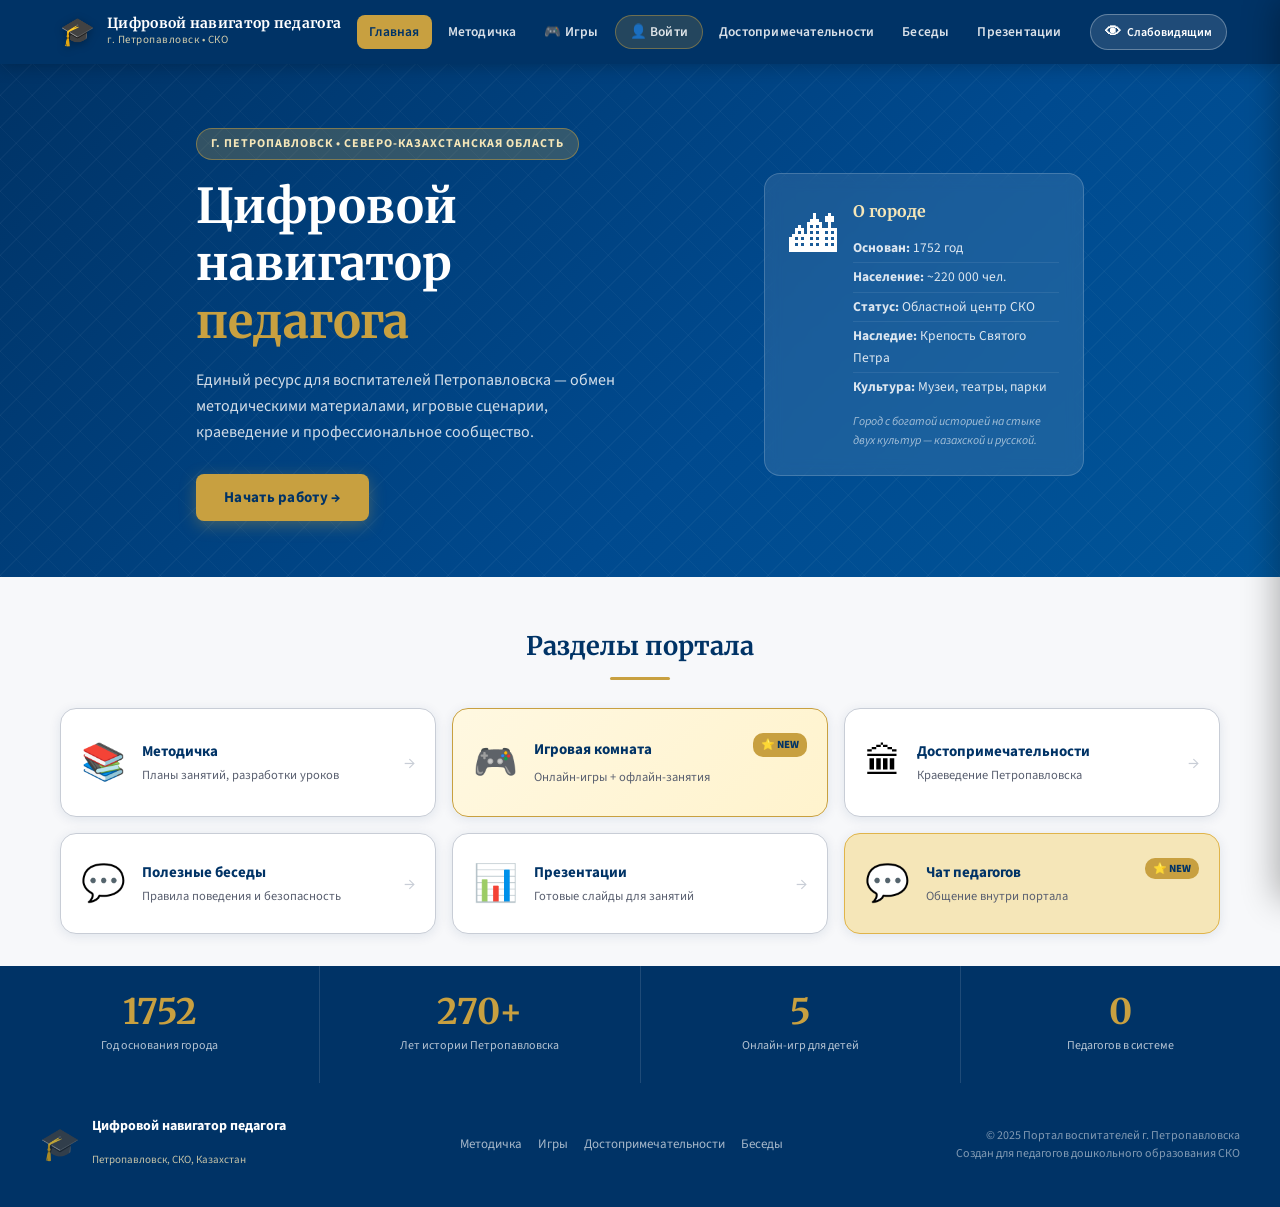
<file: index.html>
<!DOCTYPE html>
<html lang="ru">
<head>
  <meta charset="UTF-8" />
  <meta name="viewport" content="width=device-width, initial-scale=1.0" />
  <title>Цифровой навигатор педагога — Петропавловск</title>
  <link rel="stylesheet" href="style.css" />
  <link href="https://fonts.googleapis.com/css2?family=Merriweather:wght@400;700&family=Source+Sans+3:wght@300;400;600;700&display=swap" rel="stylesheet" />
</head>
<body>

<!-- ШАПКА -->
<header id="main-header">
  <div class="header-inner">
    <div class="logo-area">
      <div class="logo-emblem">🎓</div>
      <div class="logo-text">
        <span class="logo-title">Цифровой навигатор педагога</span>
        <span class="logo-subtitle">г. Петропавловск &bull; СКО</span>
      </div>
    </div>
    <nav id="desktop-nav">
      <a href="#" class="nav-link active" data-section="home">Главная</a>
      <a href="#" class="nav-link" data-section="metodichka">Методичка</a>
      <a href="games.html" class="nav-link">&#127918; Игры</a>
      <a href="auth.html" class="nav-link nav-auth">&#128100; Войти</a>
      <a href="#" class="nav-link" data-section="sights">Достопримечательности</a>
      <a href="#" class="nav-link" data-section="talks">Беседы</a>
      <a href="#" class="nav-link" data-section="presentations">Презентации</a>
    </nav>
    <div class="header-controls">
      <button id="accessibility-btn" title="Версия для слабовидящих" aria-label="Версия для слабовидящих">
        <span class="eye-icon">&#128065;</span>
        <span class="btn-label">Слабовидящим</span>
      </button>
      <button id="burger-btn" aria-label="Открыть меню" aria-expanded="false">
        <span></span><span></span><span></span>
      </button>
    </div>
  </div>
</header>

<!-- БОКОВОЕ МЕНЮ -->
<div id="sidebar-overlay"></div>
<aside id="sidebar">
  <div class="sidebar-header">
    <span>Навигация</span>
    <button id="close-sidebar" aria-label="Закрыть меню">&#10005;</button>
  </div>
  <nav class="sidebar-nav">
    <a href="#" class="sidebar-link" data-section="home">&#127968; Главная</a>
    <a href="#" class="sidebar-link" data-section="metodichka">&#128218; Методичка</a>
    <a href="games.html" class="sidebar-link">&#127918; Игровая комната &#11088;</a>
    <a href="#" class="sidebar-link" data-section="sights">&#127963; Достопримечательности</a>
    <a href="#" class="sidebar-link" data-section="talks">&#128172; Полезные беседы</a>
    <a href="#" class="sidebar-link" data-section="presentations">&#128202; Презентации</a>
    <a href="#" class="sidebar-link sidebar-chat" onclick="openInternalChat();return false;">&#128172; Чат педагогов</a>
  </nav>
  <div class="sidebar-footer">
    <small>&copy; 2025 Портал воспитателей<br>г. Петропавловск</small>
  </div>
</aside>

<!-- КНОПКА ВЕРНУТЬСЯ -->
<div id="back-btn-wrap">
  <button id="back-home-btn">&#8592; Вернуться на главную</button>
</div>

<!-- ОСНОВНОЙ КОНТЕНТ -->
<main id="main-content">

  <!-- ГЛАВНАЯ -->
  <section id="section-home" class="section active">
    <div class="hero-block">
      <div class="hero-bg-pattern"></div>
      <div class="hero-content">
        <div class="hero-badge">г. Петропавловск &bull; Северо-Казахстанская область</div>
        <h1 class="hero-title">Цифровой навигатор<br><em>педагога</em></h1>
        <p class="hero-desc">Единый ресурс для воспитателей Петропавловска — обмен методическими материалами, игровые сценарии, краеведение и профессиональное сообщество.</p>
        <button class="hero-cta" data-section="metodichka">Начать работу &#8594;</button>
      </div>
      <div class="hero-visual">
        <div class="city-card">
          <div class="city-card-icon">&#127961;</div>
          <div class="city-card-body">
            <h3>О городе</h3>
            <ul class="city-facts">
              <li><strong>Основан:</strong> 1752 год</li>
              <li><strong>Население:</strong> ~220 000 чел.</li>
              <li><strong>Статус:</strong> Областной центр СКО</li>
              <li><strong>Наследие:</strong> Крепость Святого Петра</li>
              <li><strong>Культура:</strong> Музеи, театры, парки</li>
            </ul>
            <p class="city-note">Город с богатой историей на стыке двух культур — казахской и русской.</p>
          </div>
        </div>
      </div>
    </div>

    <!-- ПЛИТКИ -->
    <div class="tiles-section">
      <h2 class="section-heading">Разделы портала</h2>
      <div class="tiles-grid">
        <button class="tile" data-section="metodichka">
          <div class="tile-icon">&#128218;</div>
          <div class="tile-body"><h3>Методичка</h3><p>Планы занятий, разработки уроков</p></div>
          <div class="tile-arrow">&#8594;</div>
        </button>
        <a href="games.html" class="tile tile-games-link">
          <div class="tile-icon">&#127918;</div>
          <div class="tile-body"><h3>Игровая комната</h3><p>Онлайн-игры + офлайн-занятия</p></div>
          <div class="tile-arrow tile-new-badge">&#11088; NEW</div>
        </a>
        <button class="tile" data-section="sights">
          <div class="tile-icon">&#127963;</div>
          <div class="tile-body"><h3>Достопримечательности</h3><p>Краеведение Петропавловска</p></div>
          <div class="tile-arrow">&#8594;</div>
        </button>
        <button class="tile" data-section="talks">
          <div class="tile-icon">&#128172;</div>
          <div class="tile-body"><h3>Полезные беседы</h3><p>Правила поведения и безопасность</p></div>
          <div class="tile-arrow">&#8594;</div>
        </button>
        <button class="tile" data-section="presentations">
          <div class="tile-icon">&#128202;</div>
          <div class="tile-body"><h3>Презентации</h3><p>Готовые слайды для занятий</p></div>
          <div class="tile-arrow">&#8594;</div>
        </button>
        <button class="tile tile-chat" onclick="openInternalChat()">
          <div class="tile-icon">&#128172;</div>
          <div class="tile-body"><h3>Чат педагогов</h3><p>Общение внутри портала</p></div>
          <div class="tile-arrow tile-new-badge">&#11088; NEW</div>
        </button>
      </div>
    </div>

    <!-- STATS -->
    <div class="stats-row">
      <div class="stat-item"><span class="stat-num">1752</span><span class="stat-label">Год основания города</span></div>
      <div class="stat-item"><span class="stat-num">270+</span><span class="stat-label">Лет истории Петропавловска</span></div>
      <div class="stat-item"><span class="stat-num">5</span><span class="stat-label">Онлайн-игр для детей</span></div>
      <div class="stat-item" id="stat-users"><span class="stat-num" id="stat-users-num">—</span><span class="stat-label">Педагогов в системе</span></div>
    </div>
  </section>

  <!-- МЕТОДИЧКА -->
  <section id="section-metodichka" class="section">
    <div class="page-header">
      <h2>&#128218; Методическая копилка</h2>
      <p>Разработки занятий, конспекты и дидактические материалы для воспитателей</p>
    </div>
    <div class="metodichka-list">
      <div class="doc-card">
        <div class="doc-icon">&#128196;</div>
        <div class="doc-info">
          <h3>Занятие «Мой любимый город»</h3>
          <p>Старший дошкольный возраст (5–6 лет). Знакомство с историей Петропавловска, развитие патриотизма.</p>
          <div class="doc-meta"><span class="tag">Краеведение</span><span class="tag">5–6 лет</span><span class="tag">45 мин</span></div>
        </div>
        <button class="download-btn" onclick="fakeDownload('Zanyatie_Moy_Gorod.pdf')">&#8681; Скачать</button>
      </div>
      <div class="doc-card">
        <div class="doc-icon">&#128196;</div>
        <div class="doc-info">
          <h3>Конспект «Времена года в степи»</h3>
          <p>Средняя группа (4–5 лет). Природоведение, казахстанская флора и фауна, сезонные изменения.</p>
          <div class="doc-meta"><span class="tag">Природоведение</span><span class="tag">4–5 лет</span><span class="tag">30 мин</span></div>
        </div>
        <button class="download-btn" onclick="fakeDownload('Vremena_Goda_Step.pdf')">&#8681; Скачать</button>
      </div>
      <div class="doc-card">
        <div class="doc-icon">&#128196;</div>
        <div class="doc-info">
          <h3>Методика «Казахские народные игры»</h3>
          <p>Все возрастные группы. Описание и правила 8 традиционных игр народов Казахстана.</p>
          <div class="doc-meta"><span class="tag">Традиции</span><span class="tag">Все группы</span><span class="tag">Игровая</span></div>
        </div>
        <button class="download-btn" onclick="fakeDownload('Kazakh_Narodnye_Igry.pdf')">&#8681; Скачать</button>
      </div>
      <div class="doc-card">
        <div class="doc-icon">&#128196;</div>
        <div class="doc-info">
          <h3>Занятие «Правила дорожного движения»</h3>
          <p>Подготовительная группа (6–7 лет). Развитие навыков безопасного поведения на дорогах города.</p>
          <div class="doc-meta"><span class="tag">Безопасность</span><span class="tag">6–7 лет</span><span class="tag">40 мин</span></div>
        </div>
        <button class="download-btn" onclick="fakeDownload('PDD_Zanyatie.pdf')">&#8681; Скачать</button>
      </div>
      <div class="doc-card">
        <div class="doc-icon">&#128196;</div>
        <div class="doc-info">
          <h3>Конспект «Профессии родителей»</h3>
          <p>Средняя группа (4–5 лет). Социализация, трудовое воспитание, ролевые игры.</p>
          <div class="doc-meta"><span class="tag">Социализация</span><span class="tag">4–5 лет</span><span class="tag">35 мин</span></div>
        </div>
        <button class="download-btn" onclick="fakeDownload('Professii_Roditeley.pdf')">&#8681; Скачать</button>
      </div>
      <div class="doc-card">
        <div class="doc-icon">&#128196;</div>
        <div class="doc-info">
          <h3>Методичка «Экологическое воспитание»</h3>
          <p>Старшая группа (5–6 лет). Бережное отношение к природе, раздельный сбор мусора.</p>
          <div class="doc-meta"><span class="tag">Экология</span><span class="tag">5–6 лет</span><span class="tag">45 мин</span></div>
        </div>
        <button class="download-btn" onclick="fakeDownload('Ekologiya_Zanyatie.pdf')">&#8681; Скачать</button>
      </div>
    </div>
  </section>

  <!-- ИГРЫ -->
  <section id="section-games" class="section">
    <div class="page-header">
      <h2>&#127918; Игры для занятий</h2>
      <p>Дидактические, подвижные и развивающие игры для дошкольников</p>
    </div>
    <div class="games-grid">
      <div class="game-card">
        <div class="game-emoji">&#127183;</div>
        <h3>Лото «Животные Казахстана»</h3>
        <p>Дидактическая игра на запоминание. 4–6 игроков. Карточки с изображениями флоры и фауны.</p>
        <span class="game-age">Возраст: 4+</span>
      </div>
      <div class="game-card">
        <div class="game-emoji">&#127939;</div>
        <h3>Байга — степная скачка</h3>
        <p>Подвижная игра на улице. Имитация конных скачек, развитие ловкости и командного духа.</p>
        <span class="game-age">Возраст: 5+</span>
      </div>
      <div class="game-card">
        <div class="game-emoji">&#129513;</div>
        <h3>Пазл «Карта СКО»</h3>
        <p>Собери карту Северо-Казахстанской области из 24 частей. Знакомство с районами и городами.</p>
        <span class="game-age">Возраст: 6+</span>
      </div>
      <div class="game-card">
        <div class="game-emoji">&#127917;</div>
        <h3>Ролевая игра «Базар»</h3>
        <p>Социально-ролевая игра: продавец и покупатель. Математика, коммуникация, уважение к труду.</p>
        <span class="game-age">Возраст: 5+</span>
      </div>
      <div class="game-card">
        <div class="game-emoji">&#128289;</div>
        <h3>«Слова города» — словарная игра</h3>
        <p>Назови слово, связанное с Петропавловском. Развитие речи и краеведческих знаний.</p>
        <span class="game-age">Возраст: 6+</span>
      </div>
      <div class="game-card">
        <div class="game-emoji">&#127912;</div>
        <h3>Раскраски «Юрта и традиции»</h3>
        <p>Тематические раскраски с казахскими орнаментами, юртой, национальными костюмами.</p>
        <span class="game-age">Возраст: 3+</span>
      </div>
    </div>
  </section>

  <!-- ДОСТОПРИМЕЧАТЕЛЬНОСТИ -->
  <section id="section-sights" class="section">
    <div class="page-header">
      <h2>&#127963; Достопримечательности Петропавловска</h2>
      <p>Краеведческие маршруты для познавательных экскурсий с воспитанниками</p>
    </div>

    <div class="sight-card featured">
      <div class="sight-img-placeholder sight-ablai">
        <div class="sight-placeholder-inner">&#127984;</div>
      </div>
      <div class="sight-content">
        <div class="sight-badge">Исторический объект</div>
        <h3>Резиденция Абылай хана</h3>
        <p>Историко-культурный музейный комплекс, посвящённый великому казахскому хану Абылаю, который объединил три жуза. Резиденция воссоздаёт атмосферу XVIII века — эпохи, когда Петропавловск (крепость Святого Петра) был важным форпостом и местом переговоров.</p>
        <h4>&#128161; Советы для экскурсии с детьми:</h4>
        <ul class="tips-list">
          <li>Заранее расскажите детям сказание об Абылай хане в игровой форме</li>
          <li>Попросите экскурсовода провести интерактивный урок в юрте</li>
          <li>Обратите внимание на казахские орнаменты — найдите узоры из занятий</li>
          <li>После экскурсии нарисуйте юрту или костюм хана</li>
          <li>Задайте детям вопрос: «Что значит объединить народ?»</li>
        </ul>
        <div class="sight-meta">
          <span>&#128205; ул. Абылай хана, Петропавловск</span>
          <span>&#128336; Вт–Вс: 9:00–18:00</span>
        </div>
      </div>
    </div>

    <div class="sight-card featured">
      <div class="sight-img-placeholder sight-park">
        <div class="sight-placeholder-inner">&#127795;</div>
      </div>
      <div class="sight-content">
        <div class="sight-badge">Парк и мемориал</div>
        <h3>Парк Победы</h3>
        <p>Главный парк города с мемориальным комплексом, посвящённым Великой Отечественной войне. Здесь находятся памятники героям-петропавловцам, Вечный огонь и аллея Памяти. Ежегодно в День Победы проходят торжественные мероприятия с участием ветеранов.</p>
        <h4>&#128161; Советы для экскурсии с детьми:</h4>
        <ul class="tips-list">
          <li>Проведите беседу о подвиге солдат до посещения парка</li>
          <li>У Вечного огня соблюдайте минуту тишины — это воспитывает уважение</li>
          <li>Прочитайте вместе имена на памятных плитах, объясните значение</li>
          <li>После прогулки нарисуйте открытку «Я помню, я горжусь»</li>
          <li>Расскажите о медалях и орденах: чем награждали солдат</li>
        </ul>
        <div class="sight-meta">
          <span>&#128205; Парк Победы, центр Петропавловска</span>
          <span>&#128336; Открыт ежедневно</span>
        </div>
      </div>
    </div>

    <div class="sights-more">
      <h3>Другие интересные места</h3>
      <div class="sights-mini-grid">
        <div class="mini-sight"><span>&#127963;</span><strong>Музей Ботая</strong><p>Уникальные находки эпохи энеолита — место первого приручения лошади.</p></div>
        <div class="mini-sight"><span>&#9962;</span><strong>Собор Петра и Павла</strong><p>Православный собор XIX века, памятник архитектуры.</p></div>
        <div class="mini-sight"><span>&#127917;</span><strong>Русский театр драмы</strong><p>Один из старейших театров Казахстана, основан в 1936 году.</p></div>
        <div class="mini-sight"><span>&#128332;</span><strong>Мечеть «Кызыл Жар»</strong><p>Современная мечеть — символ духовности и межнационального единства.</p></div>
      </div>
    </div>
  </section>

  <!-- БЕСЕДЫ -->
  <section id="section-talks" class="section">
    <div class="page-header">
      <h2>&#128172; Полезные беседы с детьми</h2>
      <p>Готовые сценарии тематических бесед с воспитанниками</p>
    </div>

    <div class="accordion-group">
      <h3 class="accordion-category">&#127963; Поведение в общественных местах</h3>

      <div class="accordion-item">
        <button class="accordion-trigger">Правила поведения в музее <span class="acc-icon">+</span></button>
        <div class="accordion-body">
          <p><strong>Цель беседы:</strong> научить детей уважительно относиться к культурным ценностям и соблюдать тишину.</p>
          <ol class="talk-list">
            <li><strong>В музее говорим тихо</strong> — громкие голоса мешают другим посетителям и нарушают торжественную атмосферу.</li>
            <li><strong>Руками не трогаем экспонаты</strong> — даже если очень хочется! Экспонаты могут быть хрупкими и очень старыми.</li>
            <li><strong>Идём рядом с воспитателем</strong> — в музее легко заблудиться, поэтому держимся группой.</li>
            <li><strong>Задаём вопросы экскурсоводу</strong> — любопытство приветствуется, но по очереди и вежливо.</li>
            <li><strong>Фотографируем с разрешения</strong> — в некоторых залах съёмка запрещена.</li>
          </ol>
          <div class="talk-question">&#10067; <em>Спросите детей: «Почему важно беречь старинные вещи?»</em></div>
        </div>
      </div>

      <div class="accordion-item">
        <button class="accordion-trigger">Поведение в театре и на концерте <span class="acc-icon">+</span></button>
        <div class="accordion-body">
          <p><strong>Цель беседы:</strong> воспитать культуру зрителя, умение наслаждаться искусством.</p>
          <ol class="talk-list">
            <li><strong>Приходим заранее</strong> — не опаздываем, чтобы не мешать другим зрителям занять места.</li>
            <li><strong>Во время спектакля молчим</strong> — актёры на сцене слышат зал, и наши разговоры их отвлекают.</li>
            <li><strong>Телефон убираем в карман</strong> — свет экрана мешает смотреть соседям.</li>
            <li><strong>Хлопаем в конце</strong> — аплодисменты — это «спасибо» артистам за их труд.</li>
            <li><strong>Не едим и не шуршим</strong> — сладости оставляем на антракт.</li>
          </ol>
          <div class="talk-question">&#10067; <em>Спросите детей: «Как бы ты себя чувствовал, если бы тебе мешали выступать?»</em></div>
        </div>
      </div>
    </div>

    <div class="accordion-group">
      <h3 class="accordion-category">&#128678; Безопасность на дороге</h3>

      <div class="accordion-item">
        <button class="accordion-trigger">Правила пешехода <span class="acc-icon">+</span></button>
        <div class="accordion-body">
          <p><strong>Цель беседы:</strong> сформировать у детей осознанное безопасное поведение на улице.</p>
          <ol class="talk-list">
            <li><strong>Переходим только на зелёный свет</strong> — красный говорит «стой!», жёлтый — «приготовься», зелёный — «иди».</li>
            <li><strong>Смотрим сначала налево, потом направо</strong> — и только потом начинаем переход.</li>
            <li><strong>Идём по зебре</strong> — это безопасное место для пешеходов, водители должны нас пропустить.</li>
            <li><strong>Не играем у дороги</strong> — мяч, самокат, велосипед — только во дворе или парке.</li>
            <li><strong>Взрослый держит за руку</strong> — рядом с проезжей частью всегда держимся за руку.</li>
          </ol>
          <div class="talk-question">&#10067; <em>Игра: «Светофор» — воспитатель называет цвет, дети выполняют действие.</em></div>
        </div>
      </div>

      <div class="accordion-item">
        <button class="accordion-trigger">Правила в транспорте <span class="acc-icon">+</span></button>
        <div class="accordion-body">
          <p><strong>Цель беседы:</strong> научить детей безопасному поведению в автобусе, маршрутке, трамвае.</p>
          <ol class="talk-list">
            <li><strong>Ждём транспорт на остановке</strong> — не стоим у края, отступаем назад.</li>
            <li><strong>Заходим по очереди</strong> — не толкаемся, пропускаем выходящих.</li>
            <li><strong>Держимся за поручень</strong> — при торможении можно упасть.</li>
            <li><strong>Уступаем место</strong> — пожилым людям, беременным женщинам, пассажирам с детьми.</li>
            <li><strong>Не высовываемся из окон</strong> — это очень опасно!</li>
          </ol>
          <div class="talk-question">&#10067; <em>Спросите детей: «Кому ты уступишь место в автобусе и почему?»</em></div>
        </div>
      </div>

      <div class="accordion-item">
        <button class="accordion-trigger">Если потерялся в городе <span class="acc-icon">+</span></button>
        <div class="accordion-body">
          <p><strong>Цель беседы:</strong> подготовить детей к действиям в экстренной ситуации.</p>
          <ol class="talk-list">
            <li><strong>Стой на месте и не паникуй</strong> — взрослые тебя ищут, лучше оставаться там, где потерялся.</li>
            <li><strong>Обратись к полицейскому</strong> — найди человека в форме или охранника в магазине.</li>
            <li><strong>Назови своё имя и имя мамы или папы</strong> — скажи, откуда пришёл.</li>
            <li><strong>Знай наизусть номер телефона родителей</strong> — попроси взрослого помочь позвонить.</li>
            <li><strong>Не уходи с незнакомыми</strong> — даже если они говорят, что знают твоих родителей.</li>
          </ol>
          <div class="talk-question">&#10067; <em>Практика: выучите с детьми домашний адрес и телефон мамы.</em></div>
        </div>
      </div>
    </div>

    <div class="accordion-group">
      <h3 class="accordion-category">&#129309; Взаимоуважение и дружба</h3>

      <div class="accordion-item">
        <button class="accordion-trigger">Беседа «Дружба народов» <span class="acc-icon">+</span></button>
        <div class="accordion-body">
          <p><strong>Цель беседы:</strong> воспитать уважение к людям разных национальностей.</p>
          <ol class="talk-list">
            <li><strong>Все люди разные — и это здорово!</strong> — у нас разные язык, традиции, еда, но мы все живём в одном городе.</li>
            <li><strong>Петропавловск — многонациональный город</strong> — здесь живут казахи, русские, украинцы, немцы и другие народы.</li>
            <li><strong>Уважай чужие традиции</strong> — не смейся над праздниками и обычаями других.</li>
            <li><strong>Учи слова приветствия</strong> — «Сәлем!» по-казахски, «Привет!» по-русски — улыбка всегда понятна.</li>
            <li><strong>Дружба сильнее различий</strong> — вместе строить, играть и жить интереснее.</li>
          </ol>
          <div class="talk-question">&#10067; <em>Спросите детей: «Есть ли у тебя друзья другой национальности? Расскажи о них.»</em></div>
        </div>
      </div>
    </div>
  </section>

  <!-- ПРЕЗЕНТАЦИИ -->
  <section id="section-presentations" class="section">
    <div class="page-header">
      <h2>&#128202; Презентации для занятий</h2>
      <p>Готовые слайды и мультимедийные материалы</p>
    </div>
    <div class="pres-grid">
      <div class="pres-card">
        <div class="pres-preview">&#128506;</div>
        <div class="pres-info">
          <h3>История Петропавловска</h3>
          <p>20 слайдов. Основание крепости, развитие города, известные люди.</p>
          <div class="pres-meta"><span class="tag">История</span><span class="tag">20 слайдов</span></div>
        </div>
        <button class="download-btn" onclick="fakeDownload('Istoriya_Petropavlovsk.pptx')">&#8681; Скачать</button>
      </div>
      <div class="pres-card">
        <div class="pres-preview">&#127807;</div>
        <div class="pres-info">
          <h3>Природа Северного Казахстана</h3>
          <p>15 слайдов. Степи, озёра, животные и растения СКО.</p>
          <div class="pres-meta"><span class="tag">Природа</span><span class="tag">15 слайдов</span></div>
        </div>
        <button class="download-btn" onclick="fakeDownload('Priroda_SKO.pptx')">&#8681; Скачать</button>
      </div>
      <div class="pres-card">
        <div class="pres-preview">&#127912;</div>
        <div class="pres-info">
          <h3>Казахский орнамент</h3>
          <p>12 слайдов. Символика узоров, их применение, мастер-класс по рисованию.</p>
          <div class="pres-meta"><span class="tag">Искусство</span><span class="tag">12 слайдов</span></div>
        </div>
        <button class="download-btn" onclick="fakeDownload('Kazakh_Ornament.pptx')">&#8681; Скачать</button>
      </div>
      <div class="pres-card">
        <div class="pres-preview">&#128678;</div>
        <div class="pres-info">
          <h3>Правила дорожного движения</h3>
          <p>18 слайдов. Светофор, знаки, зебра. Интерактивные задания.</p>
          <div class="pres-meta"><span class="tag">ПДД</span><span class="tag">18 слайдов</span></div>
        </div>
        <button class="download-btn" onclick="fakeDownload('PDD_Prezentaciya.pptx')">&#8681; Скачать</button>
      </div>
      <div class="pres-card">
        <div class="pres-preview">&#127942;</div>
        <div class="pres-info">
          <h3>День Победы — помним и чтим</h3>
          <p>22 слайда. История ВОВ для дошкольников, петропавловцы-герои.</p>
          <div class="pres-meta"><span class="tag">Патриотизм</span><span class="tag">22 слайда</span></div>
        </div>
        <button class="download-btn" onclick="fakeDownload('Den_Pobedy.pptx')">&#8681; Скачать</button>
      </div>
      <div class="pres-card">
        <div class="pres-preview">&#127774;</div>
        <div class="pres-info">
          <h3>Наурыз — праздник весны</h3>
          <p>14 слайдов. Традиции, угощения, игры, символика Наурыза.</p>
          <div class="pres-meta"><span class="tag">Традиции</span><span class="tag">14 слайдов</span></div>
        </div>
        <button class="download-btn" onclick="fakeDownload('Nauryz_Prezentaciya.pptx')">&#8681; Скачать</button>
      </div>
    </div>
  </section>

</main>

<!-- FOOTER -->
<footer id="main-footer">
  <div class="footer-inner">
    <div class="footer-logo">
      <span>&#127891;</span>
      <div>
        <strong>Цифровой навигатор педагога</strong>
        <small>Петропавловск, СКО, Казахстан</small>
      </div>
    </div>
    <div class="footer-links">
      <a href="#" data-section="metodichka">Методичка</a>
      <a href="#" data-section="games">Игры</a>
      <a href="#" data-section="sights">Достопримечательности</a>
      <a href="#" data-section="talks">Беседы</a>
    </div>
    <div class="footer-copy">
      <p>&copy; 2025 Портал воспитателей г. Петропавловска</p>
      <p>Создан для педагогов дошкольного образования СКО</p>
    </div>
  </div>
</footer>

<div id="toast" aria-live="polite"></div>

<script src="script.js"></script>

<!-- ═══════════════════════════════════════════════════
     INTERNAL CHAT MODAL — Чат педагогов СКО
═══════════════════════════════════════════════════ -->
<div id="chat-modal" class="chat-modal-overlay" style="display:none">
  <div class="chat-modal">
    <div class="chat-modal-header">
      <div class="chat-header-left">
        <span class="chat-online-dot"></span>
        <span>💬 Чат педагогов СКО</span>
      </div>
      <div class="chat-header-right">
        <span id="chat-user-badge" class="chat-user-badge"></span>
        <button class="chat-close" onclick="closeChatModal()">✕</button>
      </div>
    </div>
    <!-- Not logged in state -->
    <div id="chat-noauth" class="chat-noauth" style="display:none">
      <div class="chat-noauth-icon">🔒</div>
      <h3>Войдите, чтобы общаться</h3>
      <p>Чат доступен только зарегистрированным педагогам портала.</p>
      <a href="auth.html" class="chat-auth-btn">👤 Войти / Зарегистрироваться</a>
    </div>
    <!-- Chat state -->
    <div id="chat-body" style="display:none">
      <div id="chat-messages" class="chat-messages"></div>
      <div class="chat-input-row">
        <input id="chat-input" type="text" class="chat-input" placeholder="Написать сообщение..." maxlength="300" autocomplete="off"/>
        <button class="chat-send-btn" onclick="chatSend()" id="chat-send-btn">➤</button>
      </div>
      <div class="chat-input-hint">Нажмите Enter или ➤ для отправки</div>
    </div>
  </div>
</div>

<style>
/* ── Chat overlay ── */
.chat-modal-overlay{position:fixed;inset:0;background:rgba(0,0,12,.65);z-index:3000;display:flex;align-items:center;justify-content:center;backdrop-filter:blur(6px);animation:fadein .2s ease;}
@keyframes fadein{from{opacity:0}to{opacity:1}}
.chat-modal{background:#fff;border-radius:20px;width:92%;max-width:480px;max-height:85vh;display:flex;flex-direction:column;overflow:hidden;box-shadow:0 24px 80px rgba(0,0,0,.35);animation:popin .3s cubic-bezier(.34,1.56,.64,1);}
@keyframes popin{from{transform:scale(.82) translateY(20px);opacity:0}to{transform:scale(1) translateY(0);opacity:1}}
/* Header */
.chat-modal-header{background:linear-gradient(135deg,#003366,#0d5fa3);color:#fff;padding:14px 18px;display:flex;align-items:center;justify-content:space-between;flex-shrink:0;}
.chat-header-left{display:flex;align-items:center;gap:8px;font-weight:800;font-size:14px;}
.chat-header-right{display:flex;align-items:center;gap:8px;}
.chat-online-dot{width:9px;height:9px;background:#4ade80;border-radius:50%;box-shadow:0 0 6px #4ade80;animation:pulse-dot 2s infinite;}
@keyframes pulse-dot{0%,100%{opacity:1}50%{opacity:.4}}
.chat-user-badge{background:rgba(255,255,255,.18);border:1px solid rgba(255,255,255,.3);border-radius:14px;padding:3px 10px;font-size:11px;font-weight:700;color:#fff;max-width:120px;overflow:hidden;text-overflow:ellipsis;white-space:nowrap;}
.chat-close{background:rgba(255,255,255,.15);border:none;color:#fff;width:28px;height:28px;border-radius:50%;font-size:13px;cursor:pointer;display:flex;align-items:center;justify-content:center;transition:background .2s;}
.chat-close:hover{background:rgba(255,255,255,.3);}
/* No auth */
.chat-noauth{text-align:center;padding:48px 28px 40px;flex:1;}
.chat-noauth-icon{font-size:60px;margin-bottom:14px;}
.chat-noauth h3{font-size:1.4rem;font-weight:900;color:#003366;margin-bottom:8px;}
.chat-noauth p{font-size:13px;color:#6b7280;line-height:1.6;margin-bottom:20px;}
.chat-auth-btn{display:inline-block;padding:12px 28px;background:linear-gradient(135deg,#003366,#1976D2);color:#fff;border-radius:28px;font-weight:800;font-size:13px;text-decoration:none;transition:all .2s;}
.chat-auth-btn:hover{transform:translateY(-2px);box-shadow:0 6px 20px rgba(0,51,102,.4);}
/* Messages */
.chat-messages{flex:1;overflow-y:auto;padding:14px 14px 6px;display:flex;flex-direction:column;gap:8px;min-height:280px;max-height:380px;background:#f6f9ff;}
.chat-msg{display:flex;flex-direction:column;max-width:78%;animation:msg-in .2s ease;}
@keyframes msg-in{from{opacity:0;transform:translateY(8px)}to{opacity:1;transform:none}}
.chat-msg.mine{align-self:flex-end;align-items:flex-end;}
.chat-msg.theirs{align-self:flex-start;align-items:flex-start;}
.chat-bubble{padding:9px 13px;border-radius:16px;font-size:13px;line-height:1.5;word-break:break-word;}
.chat-msg.mine .chat-bubble{background:linear-gradient(135deg,#003366,#1565c0);color:#fff;border-bottom-right-radius:4px;}
.chat-msg.theirs .chat-bubble{background:#fff;color:#1a1a2e;border:1px solid #e5eaf4;border-bottom-left-radius:4px;box-shadow:0 1px 4px rgba(0,0,0,.07);}
.chat-msg-meta{font-size:10px;color:#94a3b8;margin-top:3px;padding:0 4px;}
.chat-msg.mine .chat-msg-meta{color:#94a3b8;}
.chat-msg-author{font-weight:800;font-size:11px;margin-bottom:3px;padding:0 4px;color:#003366;}
.chat-msg.mine .chat-msg-author{display:none;}
.chat-day-sep{text-align:center;font-size:11px;color:#94a3b8;font-weight:600;padding:4px 0;margin:4px 0;}
.chat-empty{text-align:center;color:#94a3b8;font-size:13px;padding:40px 20px;flex:1;display:flex;flex-direction:column;align-items:center;justify-content:center;gap:8px;}
.chat-empty-icon{font-size:48px;}
/* Input */
.chat-input-row{display:flex;align-items:center;gap:8px;padding:10px 12px 6px;border-top:1px solid #e5eaf4;background:#fff;flex-shrink:0;}
.chat-input{flex:1;border:2px solid #d0dae8;border-radius:22px;padding:9px 16px;font-size:13px;font-family:inherit;outline:none;transition:border .2s;background:#f6f9ff;}
.chat-input:focus{border-color:#1976D2;}
.chat-send-btn{width:38px;height:38px;background:linear-gradient(135deg,#003366,#1976D2);color:#fff;border:none;border-radius:50%;font-size:15px;cursor:pointer;transition:all .2s;display:flex;align-items:center;justify-content:center;flex-shrink:0;}
.chat-send-btn:hover{transform:scale(1.1);}
.chat-send-btn:active{transform:scale(.95);}
.chat-input-hint{font-size:10px;color:#b0bec5;text-align:center;padding:0 12px 8px;background:#fff;flex-shrink:0;}
/* Nav auth */
.nav-auth{background:rgba(200,160,64,.18);border:1px solid rgba(200,160,64,.45);border-radius:20px;padding:5px 14px !important;}
.nav-auth:hover{background:rgba(200,160,64,.38) !important;}
</style>

<script>
/* ════════════════════════════════
   CHAT ENGINE
════════════════════════════════ */
const CHAT_KEY = 'pedagog_chat_v1';
const CHAT_MAX = 200; // max stored messages
let chatPollTimer = null;

function getChatUser() {
  try { return JSON.parse(localStorage.getItem('pedagog_current_user') || 'null'); } catch(e){ return null; }
}

function getChatMessages() {
  try { return JSON.parse(localStorage.getItem(CHAT_KEY) || '[]'); } catch(e){ return []; }
}

function saveChatMessages(msgs) {
  if (msgs.length > CHAT_MAX) msgs = msgs.slice(-CHAT_MAX);
  localStorage.setItem(CHAT_KEY, JSON.stringify(msgs));
}

function openInternalChat() {
  const modal = document.getElementById('chat-modal');
  modal.style.display = 'flex';
  const user = getChatUser();
  if (!user) {
    document.getElementById('chat-noauth').style.display = 'flex';
    document.getElementById('chat-body').style.display = 'none';
    document.getElementById('chat-user-badge').textContent = '';
  } else {
    document.getElementById('chat-noauth').style.display = 'none';
    document.getElementById('chat-body').style.display = 'flex';
    document.getElementById('chat-body').style.flexDirection = 'column';
    document.getElementById('chat-user-badge').textContent = '👤 ' + user.name;
    renderChatMessages();
    clearInterval(chatPollTimer);
    chatPollTimer = setInterval(renderChatMessages, 3000);
    setTimeout(() => {
      const msgs = document.getElementById('chat-messages');
      if (msgs) msgs.scrollTop = msgs.scrollHeight;
    }, 60);
  }
  document.getElementById('chat-input').addEventListener('keydown', function(e){
    if (e.key === 'Enter') chatSend();
  });
}

function closeChatModal() {
  document.getElementById('chat-modal').style.display = 'none';
  clearInterval(chatPollTimer);
}

document.getElementById('chat-modal').addEventListener('click', function(e){
  if (e.target === this) closeChatModal();
});

function renderChatMessages() {
  const container = document.getElementById('chat-messages');
  if (!container) return;
  const user = getChatUser();
  const msgs = getChatMessages();
  if (!msgs.length) {
    container.innerHTML = `<div class="chat-empty"><div class="chat-empty-icon">💬</div><span>Начните общение первыми!</span></div>`;
    return;
  }

  let html = '';
  let lastDay = '';
  msgs.forEach(m => {
    const d = new Date(m.ts);
    const dayStr = d.toLocaleDateString('ru-RU', {day:'numeric', month:'long'});
    if (dayStr !== lastDay) {
      html += `<div class="chat-day-sep">${dayStr}</div>`;
      lastDay = dayStr;
    }
    const isMine = user && m.userId === user.id;
    const time = d.toLocaleTimeString('ru-RU', {hour:'2-digit',minute:'2-digit'});
    html += `<div class="chat-msg ${isMine ? 'mine' : 'theirs'}">
      <div class="chat-msg-author">${m.name}</div>
      <div class="chat-bubble">${escapeHtml(m.text)}</div>
      <div class="chat-msg-meta">${time}</div>
    </div>`;
  });

  const wasAtBottom = container.scrollHeight - container.scrollTop - container.clientHeight < 40;
  container.innerHTML = html;
  if (wasAtBottom) container.scrollTop = container.scrollHeight;
}

function chatSend() {
  const user = getChatUser();
  if (!user) return;
  const input = document.getElementById('chat-input');
  const text = input.value.trim();
  if (!text) return;
  const msgs = getChatMessages();
  msgs.push({ id: Date.now(), userId: user.id, name: user.name, text, ts: Date.now() });
  saveChatMessages(msgs);
  input.value = '';
  renderChatMessages();
  const container = document.getElementById('chat-messages');
  if (container) container.scrollTop = container.scrollHeight;
  // Animate send button
  const btn = document.getElementById('chat-send-btn');
  btn.style.transform = 'scale(.85)';
  setTimeout(() => btn.style.transform = '', 150);
}

function escapeHtml(t) {
  return t.replace(/&/g,'&amp;').replace(/</g,'&lt;').replace(/>/g,'&gt;').replace(/"/g,'&quot;');
}

// Update user count stat from localStorage
(function(){
  try {
    const users = JSON.parse(localStorage.getItem('pedagog_users_v1') || '[]');
    const el = document.getElementById('stat-users-num');
    if (el) el.textContent = users.length || '0';
  } catch(e){}

  // Show current user in nav if logged in
  const user = getChatUser();
  const navAuth = document.querySelector('.nav-auth');
  if (navAuth && user) {
    navAuth.textContent = '👤 ' + user.name;
    navAuth.style.background = 'rgba(74,222,128,.2)';
    navAuth.style.borderColor = 'rgba(74,222,128,.5)';
  }
})();
</script>

</body>
</html>
</file>
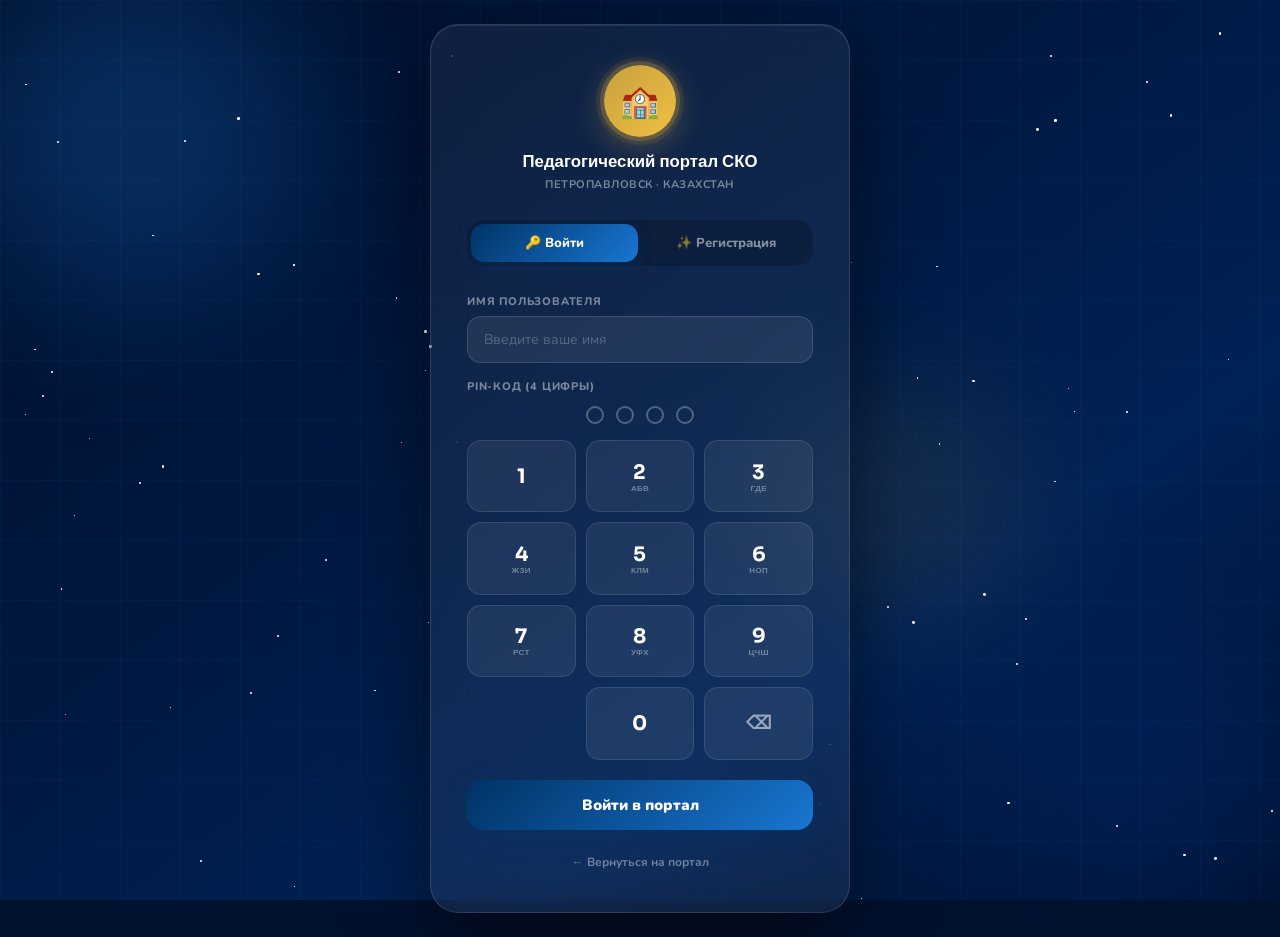
<file: auth.html>
<!DOCTYPE html>
<html lang="ru">
<head>
<meta charset="UTF-8"/>
<meta name="viewport" content="width=device-width,initial-scale=1"/>
<title>Вход — Педагогический портал СКО</title>
<link rel="preconnect" href="https://fonts.googleapis.com"/>
<link href="https://fonts.googleapis.com/css2?family=Nunito:wght@400;700;800;900&family=Sora:wght@300;600;700;800&display=swap" rel="stylesheet"/>
<style>
*,*::before,*::after{box-sizing:border-box;margin:0;padding:0}
:root{--navy:#001f4d;--blue:#003366;--mid:#1565c0;--sky:#1976D2;--gold:#c8a040;--gold2:#f0c040;--success:#22c55e;--danger:#ef4444}
html,body{min-height:100%;font-family:'Nunito',sans-serif;background:#001230;color:#fff;overflow-x:hidden}
/* BG */
.bg-scene{position:fixed;inset:0;z-index:0;background:linear-gradient(145deg,#000e2a 0%,#001840 40%,#002255 70%,#001030 100%);overflow:hidden}
.orb{position:absolute;border-radius:50%;filter:blur(60px);opacity:.35;animation:orb-drift linear infinite}
.orb-1{width:420px;height:420px;background:radial-gradient(circle,#1976D2,transparent);top:-80px;left:-80px;animation-duration:18s}
.orb-2{width:360px;height:360px;background:radial-gradient(circle,#003380,transparent);bottom:-60px;right:-60px;animation-duration:22s;animation-direction:reverse}
.orb-3{width:280px;height:280px;background:radial-gradient(circle,#c8a04070,transparent);top:40%;left:60%;animation-duration:28s}
@keyframes orb-drift{0%{transform:translate(0,0) scale(1)}33%{transform:translate(30px,-20px) scale(1.08)}66%{transform:translate(-20px,30px) scale(.94)}100%{transform:translate(0,0) scale(1)}}
.grid-lines{position:absolute;inset:0;background-image:linear-gradient(rgba(25,118,210,.06) 1px,transparent 1px),linear-gradient(90deg,rgba(25,118,210,.06) 1px,transparent 1px);background-size:60px 60px}
.stars{position:absolute;inset:0}
.star{position:absolute;background:#fff;border-radius:50%;animation:twinkle ease-in-out infinite}
@keyframes twinkle{0%,100%{opacity:.07;transform:scale(1)}50%{opacity:.55;transform:scale(1.4)}}
/* PAGE */
.page{position:relative;z-index:1;min-height:100vh;display:flex;flex-direction:column;align-items:center;justify-content:center;padding:24px 16px}
/* CARD */
.auth-card{background:rgba(255,255,255,.06);backdrop-filter:blur(22px);-webkit-backdrop-filter:blur(22px);border:1px solid rgba(255,255,255,.12);border-radius:28px;padding:40px 36px;width:100%;max-width:420px;box-shadow:0 32px 80px rgba(0,0,0,.55),inset 0 1px 0 rgba(255,255,255,.1);animation:card-rise .6s cubic-bezier(.34,1.46,.64,1) both;position:relative;overflow:hidden}
@keyframes card-rise{from{opacity:0;transform:translateY(32px) scale(.96)}to{opacity:1;transform:none}}
.card-shine{position:absolute;top:0;left:-200%;width:200%;height:100%;background:linear-gradient(105deg,transparent 40%,rgba(255,255,255,.07) 50%,transparent 60%);animation:shine-sweep 4s ease-in-out infinite;pointer-events:none}
@keyframes shine-sweep{0%{left:-200%}30%,100%{left:200%}}
/* LOGO */
.auth-logo{text-align:center;margin-bottom:28px;animation:logo-in .5s .1s both}
@keyframes logo-in{from{opacity:0;transform:translateY(-10px)}to{opacity:1;transform:none}}
.auth-emblem{width:72px;height:72px;margin:0 auto 14px;background:linear-gradient(135deg,var(--gold),var(--gold2));border-radius:50%;display:flex;align-items:center;justify-content:center;font-size:32px;box-shadow:0 0 0 4px rgba(200,160,64,.25),0 0 0 8px rgba(200,160,64,.1),0 8px 32px rgba(200,160,64,.4);animation:emblem-glow 3s ease-in-out infinite}
@keyframes emblem-glow{0%,100%{box-shadow:0 0 0 4px rgba(200,160,64,.25),0 0 0 8px rgba(200,160,64,.1),0 8px 32px rgba(200,160,64,.4)}50%{box-shadow:0 0 0 6px rgba(200,160,64,.35),0 0 0 14px rgba(200,160,64,.12),0 12px 40px rgba(200,160,64,.55)}}
.auth-logo h1{font-family:'Sora',sans-serif;font-size:1.05rem;font-weight:700;color:#fff;line-height:1.3;margin-bottom:4px}
.auth-logo p{font-size:11px;color:rgba(255,255,255,.45);font-weight:700;letter-spacing:.5px}
/* TABS */
.auth-tabs{display:flex;gap:4px;background:rgba(0,0,0,.2);border-radius:16px;padding:4px;margin-bottom:28px}
.auth-tab{flex:1;padding:10px;border:none;background:transparent;color:rgba(255,255,255,.5);border-radius:13px;font-family:inherit;font-size:13px;font-weight:800;cursor:pointer;transition:all .25s}
.auth-tab.active{background:linear-gradient(135deg,var(--blue),var(--sky));color:#fff;box-shadow:0 4px 14px rgba(0,51,102,.5)}
/* PANELS */
.auth-panel{display:none;animation:panel-in .3s ease both}
.auth-panel.active{display:block}
@keyframes panel-in{from{opacity:0;transform:translateX(10px)}to{opacity:1;transform:none}}
/* FIELDS */
.field-group{margin-bottom:16px}
.field-label{display:block;font-size:11px;font-weight:800;color:rgba(255,255,255,.45);letter-spacing:.8px;text-transform:uppercase;margin-bottom:7px}
.field-input{width:100%;padding:13px 16px;background:rgba(255,255,255,.08);border:1.5px solid rgba(255,255,255,.13);border-radius:14px;color:#fff;font-family:inherit;font-size:14px;outline:none;transition:all .2s}
.field-input::placeholder{color:rgba(255,255,255,.25)}
.field-input:focus{border-color:var(--sky);background:rgba(25,118,210,.12);box-shadow:0 0 0 4px rgba(25,118,210,.15)}
.field-input.error{border-color:var(--danger)!important;background:rgba(239,68,68,.1)!important}
/* PIN SECTION */
.pin-section{margin-bottom:20px}
.pin-label{font-size:11px;font-weight:800;color:rgba(255,255,255,.45);letter-spacing:.8px;text-transform:uppercase;margin-bottom:12px;display:block}
.pin-dots{display:flex;gap:12px;justify-content:center;margin-bottom:16px}
.pin-dot{width:18px;height:18px;border-radius:50%;border:2px solid rgba(255,255,255,.28);background:transparent;transition:all .2s cubic-bezier(.34,1.56,.64,1)}
.pin-dot.filled{background:linear-gradient(135deg,var(--gold),var(--gold2));border-color:transparent;box-shadow:0 0 12px rgba(200,160,64,.6);transform:scale(1.2)}
.pin-dot.err{background:var(--danger);border-color:transparent;box-shadow:0 0 12px rgba(239,68,68,.6)}
/* NUMPAD */
.numpad{display:grid;grid-template-columns:repeat(3,1fr);gap:10px}
.np-btn{width:100%;aspect-ratio:1.5/1;background:rgba(255,255,255,.07);border:1px solid rgba(255,255,255,.1);border-radius:14px;color:#fff;font-family:'Sora',sans-serif;font-size:20px;font-weight:700;cursor:pointer;transition:all .15s;display:flex;flex-direction:column;align-items:center;justify-content:center;position:relative;overflow:hidden;user-select:none;-webkit-user-select:none}
.np-btn sub{font-size:8px;color:rgba(255,255,255,.38);letter-spacing:.3px;margin-top:-2px}
.np-btn:hover{background:rgba(25,118,210,.25);border-color:rgba(25,118,210,.5);transform:translateY(-2px);box-shadow:0 6px 20px rgba(0,0,0,.3)}
.np-btn:active{transform:scale(.93) translateY(0)}
.np-btn.del{font-size:18px;color:rgba(255,255,255,.55)}
.np-btn.del:hover{color:var(--danger);border-color:rgba(239,68,68,.4);background:rgba(239,68,68,.1)}
.np-ph{visibility:hidden}
.np-ripple{position:absolute;border-radius:50%;background:rgba(255,255,255,.22);transform:scale(0);animation:np-rip .4s ease;pointer-events:none}
@keyframes np-rip{to{transform:scale(4);opacity:0}}
/* PIN STRENGTH */
.pin-strength{display:flex;gap:4px;margin:8px 0 12px;justify-content:center}
.ps-bar{height:3px;flex:1;border-radius:2px;background:rgba(255,255,255,.1);transition:background .3s}
/* MSG */
.auth-msg{padding:10px 14px;border-radius:12px;font-size:13px;font-weight:700;margin-bottom:14px;display:none;animation:msg-pop .25s cubic-bezier(.34,1.56,.64,1)}
@keyframes msg-pop{from{transform:scale(.9);opacity:0}to{transform:scale(1);opacity:1}}
.auth-msg.error{background:rgba(239,68,68,.15);border:1px solid rgba(239,68,68,.4);color:#fca5a5;display:block}
.auth-msg.success{background:rgba(34,197,94,.15);border:1px solid rgba(34,197,94,.4);color:#86efac;display:block}
/* SUBMIT */
.auth-submit{width:100%;padding:15px;background:linear-gradient(135deg,var(--blue),var(--sky));border:none;border-radius:16px;color:#fff;font-family:inherit;font-size:15px;font-weight:900;cursor:pointer;transition:all .2s;box-shadow:0 6px 24px rgba(0,51,102,.45);position:relative;overflow:hidden}
.auth-submit:hover{transform:translateY(-2px);box-shadow:0 10px 32px rgba(0,51,102,.55)}
.auth-submit:active{transform:scale(.97)}
.auth-submit:disabled{opacity:.5;cursor:not-allowed;transform:none;box-shadow:none}
.btn-spinner{display:none;width:18px;height:18px;border:2px solid rgba(255,255,255,.3);border-top-color:#fff;border-radius:50%;animation:spin .6s linear infinite;margin:0 auto}
@keyframes spin{to{transform:rotate(360deg)}}
.auth-submit.loading .btn-text{display:none}
.auth-submit.loading .btn-spinner{display:block}
/* PIN NOTE */
.pin-note{font-size:11px;color:rgba(255,255,255,.3);text-align:center;margin-top:8px;line-height:1.5}
/* BACK */
.auth-back{text-align:center;margin-top:20px}
.auth-back a{color:rgba(255,255,255,.4);font-size:12px;text-decoration:none;font-weight:700;transition:color .2s}
.auth-back a:hover{color:rgba(255,255,255,.75)}
/* SUCCESS */
.auth-success-screen{text-align:center;padding:16px 0;display:none;animation:card-rise .5s cubic-bezier(.34,1.46,.64,1)}
.auth-success-screen.show{display:block}
.success-anim{width:80px;height:80px;margin:0 auto 20px;background:linear-gradient(135deg,var(--success),#16a34a);border-radius:50%;display:flex;align-items:center;justify-content:center;font-size:36px;animation:success-pop .5s cubic-bezier(.34,1.56,.64,1) both,success-glow 2s 1s ease-in-out infinite;box-shadow:0 0 0 0 rgba(34,197,94,.4)}
@keyframes success-pop{from{transform:scale(0);opacity:0}to{transform:scale(1);opacity:1}}
@keyframes success-glow{0%,100%{box-shadow:0 0 0 0 rgba(34,197,94,.4)}50%{box-shadow:0 0 0 18px rgba(34,197,94,0)}}
.auth-success-screen h2{font-family:'Sora',sans-serif;font-size:1.5rem;font-weight:800;margin-bottom:8px}
.auth-success-screen p{font-size:13px;color:rgba(255,255,255,.6);margin-bottom:24px}
.go-portal-btn{display:inline-block;padding:13px 36px;background:linear-gradient(135deg,var(--blue),var(--sky));color:#fff;border:none;border-radius:16px;font-family:inherit;font-size:14px;font-weight:900;cursor:pointer;text-decoration:none;box-shadow:0 6px 24px rgba(0,51,102,.45);transition:all .2s}
.go-portal-btn:hover{transform:translateY(-2px);box-shadow:0 10px 32px rgba(0,51,102,.55)}
/* USERS FOOTER */
.users-footer{margin-top:22px;padding-top:16px;border-top:1px solid rgba(255,255,255,.08)}
.uf-label{font-size:10px;font-weight:800;color:rgba(255,255,255,.3);text-transform:uppercase;letter-spacing:.5px;margin-bottom:8px;text-align:center}
.users-avatars{display:flex;justify-content:center}
.user-av{width:30px;height:30px;border-radius:50%;background:linear-gradient(135deg,var(--blue),var(--sky));border:2px solid rgba(255,255,255,.15);display:flex;align-items:center;justify-content:center;font-size:12px;font-weight:900;color:#fff;margin-left:-6px;box-shadow:0 2px 8px rgba(0,0,0,.3)}
.user-av:first-child{margin-left:0}
.user-av-more{background:rgba(255,255,255,.1);font-size:9px;color:rgba(255,255,255,.55)}
/* LOGGED IN NOTE */
.session-note{text-align:center;font-size:12px;color:rgba(255,255,255,.45);padding:12px 0 0;line-height:1.6}
.session-note b{color:rgba(255,255,255,.8)}
.btn-logout{background:none;border:none;color:#f87171;cursor:pointer;font-family:inherit;font-weight:800;font-size:12px}
/* RESPONSIVE */
@keyframes shake{0%,100%{transform:none}20%,60%{transform:translateX(-8px)}40%,80%{transform:translateX(8px)}}
@media(max-width:480px){.auth-card{padding:28px 18px}.np-btn{font-size:17px}.auth-emblem{width:60px;height:60px;font-size:26px}}
</style>
</head>
<body>
<div class="bg-scene">
  <div class="orb orb-1"></div><div class="orb orb-2"></div><div class="orb orb-3"></div>
  <div class="grid-lines"></div>
  <div class="stars" id="stars"></div>
</div>
<div class="page">
  <div class="auth-card">
    <div class="card-shine"></div>
    <!-- Logo -->
    <div class="auth-logo" id="auth-logo">
      <div class="auth-emblem">🏫</div>
      <h1>Педагогический портал СКО</h1>
      <p>ПЕТРОПАВЛОВСК · КАЗАХСТАН</p>
    </div>
    <!-- Tabs -->
    <div class="auth-tabs" id="auth-tabs">
      <button class="auth-tab active" onclick="switchTab('login')" id="tab-login">🔑 Войти</button>
      <button class="auth-tab" onclick="switchTab('register')" id="tab-register">✨ Регистрация</button>
    </div>
    <!-- LOGIN -->
    <div class="auth-panel active" id="panel-login">
      <div id="msg-login" class="auth-msg"></div>
      <div class="field-group">
        <label class="field-label">Имя пользователя</label>
        <input id="login-name" type="text" class="field-input" placeholder="Введите ваше имя" autocomplete="off"/>
      </div>
      <div class="pin-section">
        <span class="pin-label">PIN-код (4 цифры)</span>
        <div class="pin-dots" id="login-dots">
          <div class="pin-dot"></div><div class="pin-dot"></div>
          <div class="pin-dot"></div><div class="pin-dot"></div>
        </div>
        <div class="numpad" id="login-pad"></div>
      </div>
      <button class="auth-submit" id="btn-login" onclick="doLogin()">
        <span class="btn-text">Войти в портал</span><span class="btn-spinner"></span>
      </button>
    </div>
    <!-- REGISTER -->
    <div class="auth-panel" id="panel-register">
      <div id="msg-register" class="auth-msg"></div>
      <div class="field-group">
        <label class="field-label">Ваше имя / Псевдоним</label>
        <input id="reg-name" type="text" class="field-input" placeholder="Напр.: Айгуль М." maxlength="30" autocomplete="off"/>
      </div>
      <div class="pin-section">
        <span class="pin-label">Придумайте PIN-код (4 цифры)</span>
        <div class="pin-dots" id="reg-dots">
          <div class="pin-dot"></div><div class="pin-dot"></div>
          <div class="pin-dot"></div><div class="pin-dot"></div>
        </div>
        <div class="pin-strength">
          <div class="ps-bar" id="ps0"></div><div class="ps-bar" id="ps1"></div>
          <div class="ps-bar" id="ps2"></div><div class="ps-bar" id="ps3"></div>
        </div>
        <div class="numpad" id="reg-pad"></div>
        <div class="pin-note">⚠ PIN нужен для входа. Запомните его!</div>
      </div>
      <button class="auth-submit" id="btn-register" onclick="doRegister()">
        <span class="btn-text">Создать аккаунт</span><span class="btn-spinner"></span>
      </button>
    </div>
    <!-- SUCCESS -->
    <div class="auth-success-screen" id="success-screen">
      <div class="success-anim" id="success-icon">✓</div>
      <h2 id="success-title">Добро пожаловать!</h2>
      <p id="success-sub">Вы успешно вошли</p>
      <a href="index.html" class="go-portal-btn">🏫 На главную портала</a>
    </div>
    <!-- Users footer -->
    <div class="users-footer" id="users-footer" style="display:none">
      <div class="uf-label" id="uf-label">Педагогов в системе</div>
      <div class="users-avatars" id="users-avatars"></div>
    </div>
    <div class="auth-back" id="auth-back">
      <a href="index.html">← Вернуться на портал</a>
    </div>
  </div>
</div>
<script>
/* STARS */
(function(){
  const c=document.getElementById('stars');
  for(let i=0;i<80;i++){
    const s=document.createElement('div'); s.className='star';
    const sz=Math.random()*2.5+.5;
    s.style.cssText=`width:${sz}px;height:${sz}px;left:${Math.random()*100}%;top:${Math.random()*100}%;animation-duration:${2+Math.random()*4}s;animation-delay:${Math.random()*5}s;`;
    c.appendChild(s);
  }
})();

/* KEYS */
const USERS_KEY='pedagog_users_v1', SESSION_KEY='pedagog_current_user';
const pins={login:'',register:''};
const NUM_LABELS={'1':'','2':'АБВ','3':'ГДЕ','4':'ЖЗИ','5':'КЛМ','6':'НОП','7':'РСТ','8':'УФХ','9':'ЦЧШ','0':''};

function buildPad(cid, key){
  const pad=document.getElementById(cid);
  ['1','2','3','4','5','6','7','8','9','','0','⌫'].forEach(k=>{
    const btn=document.createElement('button');
    if(k===''){btn.className='np-btn np-ph';btn.disabled=true;pad.appendChild(btn);return;}
    btn.className='np-btn'+(k==='⌫'?' del':'');
    if(k==='⌫') btn.innerHTML='⌫';
    else btn.innerHTML=k+(NUM_LABELS[k]?`<sub>${NUM_LABELS[k]}</sub>`:'');
    btn.addEventListener('click',e=>{
      if(k==='⌫') updPin(key,'del'); else updPin(key,k);
      const r=document.createElement('span'); r.className='np-ripple';
      const rect=btn.getBoundingClientRect(), sz=Math.max(rect.width,rect.height);
      r.style.cssText=`width:${sz}px;height:${sz}px;left:${e.clientX-rect.left-sz/2}px;top:${e.clientY-rect.top-sz/2}px;`;
      btn.appendChild(r); setTimeout(()=>r.remove(),450);
    });
    pad.appendChild(btn);
  });
}
buildPad('login-pad','login'); buildPad('reg-pad','register');

function updPin(key,action){
  clearMsg(key);
  if(action==='del') pins[key]=pins[key].slice(0,-1);
  else if(pins[key].length<4) pins[key]+=action;
  renderDots(key);
  if(key==='register') updStrength(pins[key]);
}

function renderDots(key){
  const id=key==='login'?'login-dots':'reg-dots';
  document.getElementById(id).querySelectorAll('.pin-dot').forEach((d,i)=>{
    d.classList.toggle('filled',i<pins[key].length);
    d.classList.remove('err');
  });
}

function shakeDots(key){
  const id=key==='login'?'login-dots':'reg-dots';
  const el=document.getElementById(id);
  el.querySelectorAll('.pin-dot').forEach(d=>{d.classList.add('err');d.classList.remove('filled');});
  el.style.animation='shake .35s ease';
  setTimeout(()=>{el.style.animation='';renderDots(key);},380);
  pins[key]='';
}

function updStrength(pin){
  const colors=['transparent','#ef4444','#f59e0b','#22c55e'];
  for(let i=0;i<4;i++) document.getElementById('ps'+i).style.background=i<pin.length?colors[Math.min(pin.length,3)]:'rgba(255,255,255,.1)';
}

function switchTab(tab){
  ['login','register'].forEach(t=>{
    document.getElementById('tab-'+t).classList.toggle('active',t===tab);
    document.getElementById('panel-'+t).classList.toggle('active',t===tab);
  });
  pins.login=''; pins.register=''; renderDots('login'); renderDots('register');
}

function getUsers(){try{return JSON.parse(localStorage.getItem(USERS_KEY)||'[]')}catch(e){return[]}}
function saveUsers(u){localStorage.setItem(USERS_KEY,JSON.stringify(u))}
function setSession(u){localStorage.setItem(SESSION_KEY,JSON.stringify(u))}
function hashPin(p){let h=5381;for(let i=0;i<p.length;i++)h=((h<<5)+h)+p.charCodeAt(i);return(h>>>0).toString(16)}

function showMsg(panel,type,text){
  const el=document.getElementById('msg-'+panel);
  el.className='auth-msg '+type; el.textContent=(type==='error'?'⚠ ':'✓ ')+text;
}
function clearMsg(key){const el=document.getElementById('msg-'+key);if(el){el.className='auth-msg';el.textContent='';}}

function setLoading(id,on){
  const btn=document.getElementById(id);
  btn.classList.toggle('loading',on); btn.disabled=on;
}

function doLogin(){
  const name=document.getElementById('login-name').value.trim();
  const pin=pins.login;
  if(!name){showMsg('login','error','Введите имя пользователя');return;}
  if(pin.length<4){showMsg('login','error','Введите полный PIN-код');shakeDots('login');return;}
  setLoading('btn-login',true);
  setTimeout(()=>{
    const user=getUsers().find(u=>u.name.toLowerCase()===name.toLowerCase());
    if(!user){
      setLoading('btn-login',false);
      showMsg('login','error','Пользователь не найден — зарегистрируйтесь!');
      shakeDots('login'); document.getElementById('login-name').classList.add('error'); return;
    }
    if(user.pin!==hashPin(pin)){
      setLoading('btn-login',false);
      showMsg('login','error','Неверный PIN-код');
      shakeDots('login'); return;
    }
    setSession({id:user.id,name:user.name});
    showSuccess('login',user.name);
  },700);
}

function doRegister(){
  const name=document.getElementById('reg-name').value.trim();
  const pin=pins.register;
  if(!name){showMsg('register','error','Введите имя или псевдоним');return;}
  if(name.length<2){showMsg('register','error','Имя слишком короткое');return;}
  if(pin.length<4){showMsg('register','error','Придумайте PIN-код из 4 цифр');shakeDots('register');return;}
  if(['0000','1111','2222','3333','4444','1234','0000'].includes(pin)){
    showMsg('register','error','Слишком простой PIN — придумайте другой');shakeDots('register');return;
  }
  setLoading('btn-register',true);
  setTimeout(()=>{
    const users=getUsers();
    if(users.find(u=>u.name.toLowerCase()===name.toLowerCase())){
      setLoading('btn-register',false);
      showMsg('register','error','Это имя уже занято');
      document.getElementById('reg-name').classList.add('error'); return;
    }
    const nu={id:Date.now().toString(),name,pin:hashPin(pin),created:Date.now()};
    users.push(nu); saveUsers(users);
    setSession({id:nu.id,name:nu.name});
    updateUsersFooter();
    showSuccess('register',name);
  },800);
}

function showSuccess(type,name){
  ['panel-login','panel-register'].forEach(id=>document.getElementById(id).classList.remove('active'));
  document.getElementById('auth-tabs').style.display='none';
  document.getElementById('auth-logo').style.display='none';
  document.getElementById('auth-back').style.display='none';
  const ss=document.getElementById('success-screen');
  if(type==='register'){
    document.getElementById('success-title').textContent='Добро пожаловать, '+name+'!';
    document.getElementById('success-sub').textContent='Аккаунт создан. PIN сохранён локально.';
    document.getElementById('success-icon').textContent='🎉';
  } else {
    document.getElementById('success-title').textContent='С возвращением, '+name+'!';
    document.getElementById('success-sub').textContent='Вход выполнен успешно.';
  }
  ss.classList.add('show');
  setTimeout(()=>{ window.location.href='index.html'; },2500);
}

function updateUsersFooter(){
  const users=getUsers();
  const footer=document.getElementById('users-footer');
  if(!users.length){footer.style.display='none';return;}
  footer.style.display='';
  document.getElementById('uf-label').textContent=`В системе: ${users.length} педаго${users.length===1?'г':'гов'}`;
  const av=document.getElementById('users-avatars');
  const show=users.slice(-6).reverse();
  av.innerHTML=show.map((u,i)=>`<div class="user-av" style="z-index:${10-i}" title="${u.name}">${u.name.charAt(0).toUpperCase()}</div>`).join('')+
    (users.length>6?`<div class="user-av user-av-more">+${users.length-6}</div>`:'');
}

/* Keyboard */
document.addEventListener('keydown',e=>{
  const key=document.getElementById('tab-login').classList.contains('active')?'login':'register';
  if(e.key>='0'&&e.key<='9') updPin(key,e.key);
  else if(e.key==='Backspace') updPin(key,'del');
  else if(e.key==='Enter') key==='login'?doLogin():doRegister();
});

/* Input clean */
['login-name','reg-name'].forEach(id=>{
  document.getElementById(id).addEventListener('input',function(){
    this.classList.remove('error');
  });
});

/* Session check */
(function(){
  const user=JSON.parse(localStorage.getItem(SESSION_KEY)||'null');
  if(user){
    const note=document.createElement('div'); note.className='session-note';
    note.innerHTML=`Вы вошли как <b>${user.name}</b>. <button class="btn-logout" onclick="localStorage.removeItem('${SESSION_KEY}');location.reload()">Выйти</button>`;
    document.getElementById('panel-login').appendChild(note);
  }
  updateUsersFooter();
})();
</script>
</body>
</html>
</file>
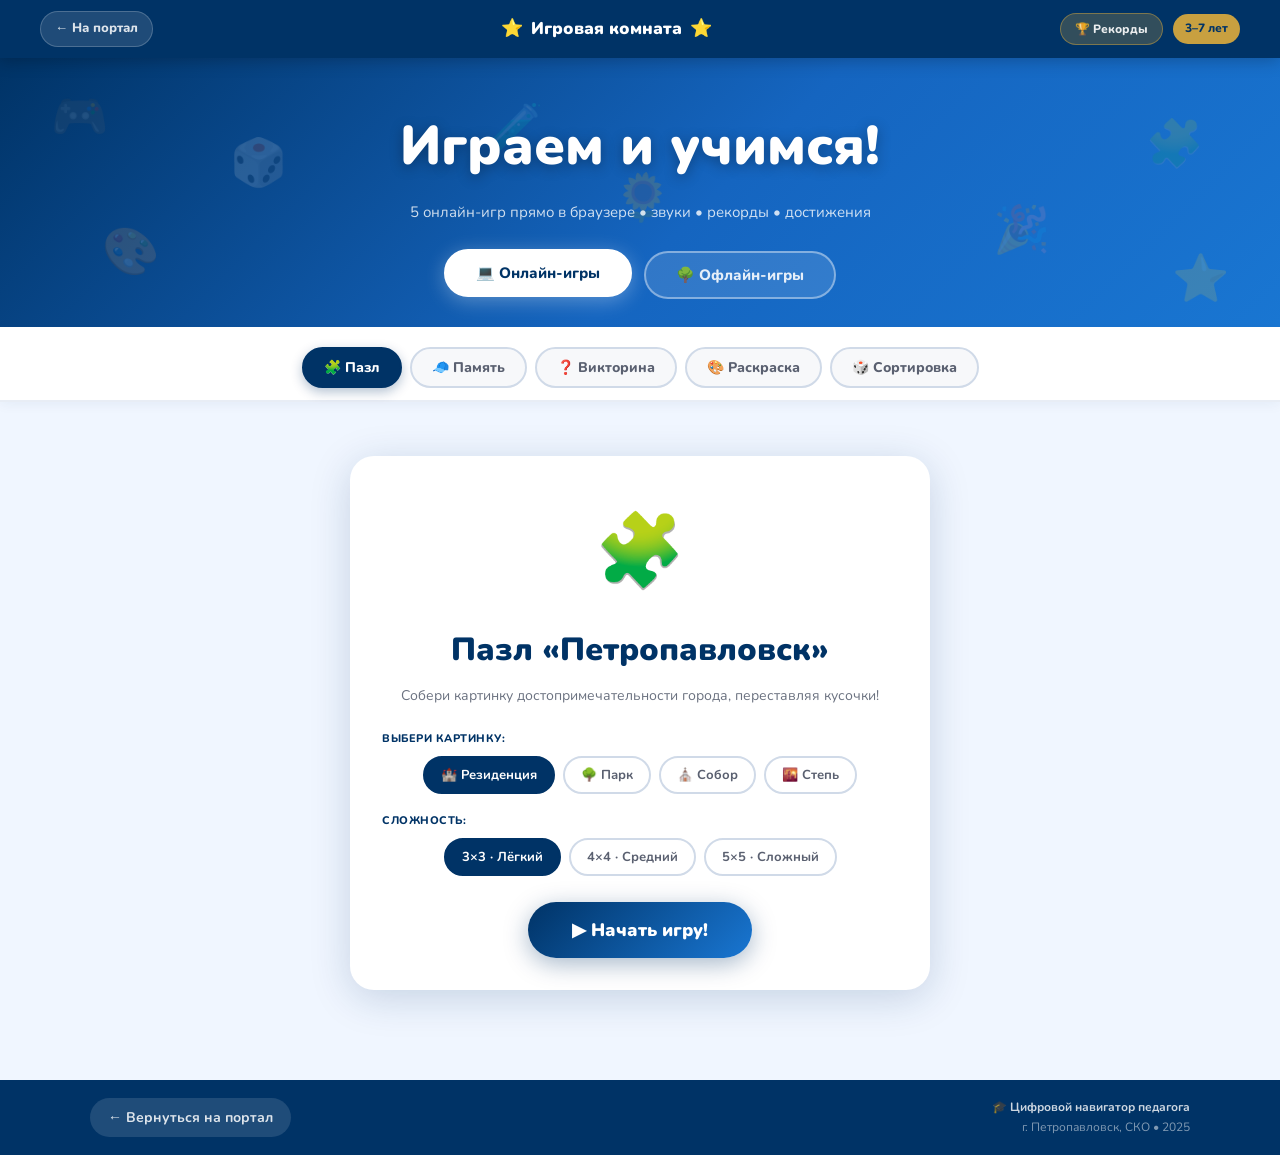
<file: games.html>
<!DOCTYPE html>
<html lang="ru">
<head>
  <meta charset="UTF-8"/>
  <meta name="viewport" content="width=device-width,initial-scale=1.0"/>
  <title>Игровая комната — Цифровой навигатор педагога | Петропавловск</title>
  <link rel="stylesheet" href="style.css"/>
  <link rel="stylesheet" href="games.css"/>
  <link rel="stylesheet" href="games-patch.css"/>
  <link href="https://fonts.googleapis.com/css2?family=Nunito:wght@400;600;700;800;900&display=swap" rel="stylesheet"/>
</head>
<body class="games-page">

<!-- CONFETTI CANVAS (inject by JS) -->

<!-- ══════ HEADER ══════ -->
<header id="games-header">
  <div class="gh-inner">
    <a href="index.html" class="gh-back">&#8592; На портал</a>
    <div class="gh-title">
      <span class="gh-star">&#11088;</span>
      Игровая комната
      <span class="gh-star">&#11088;</span>
    </div>
    <div class="gh-right">
      <button id="show-records-btn" class="gh-records-btn" title="Рекорды и достижения">&#127942; Рекорды</button>
      <span class="gh-age-badge">3–7 лет</span>
    </div>
  </div>
</header>

<!-- ══════ HERO ══════ -->
<div class="games-hero">
  <div class="games-hero-bubbles">
    <span class="bubble b1">&#127918;</span><span class="bubble b2">&#129513;</span>
    <span class="bubble b3">&#127912;</span><span class="bubble b4">&#11088;</span>
    <span class="bubble b5">&#127803;</span><span class="bubble b6">&#129514;</span>
    <span class="bubble b7">&#127881;</span><span class="bubble b8">&#127922;</span>
  </div>
  <h1 class="games-hero-title">Играем и учимся!</h1>
  <p class="games-hero-sub">5 онлайн-игр прямо в браузере &bull; звуки &bull; рекорды &bull; достижения</p>
  <div class="games-hero-tabs">
    <button class="gtab active" data-tab="online">&#128187; Онлайн-игры</button>
    <button class="gtab" data-tab="offline">&#127795; Офлайн-игры</button>
  </div>
</div>

<!-- ══════════════════════════════
     ОНЛАЙН
══════════════════════════════ -->
<section id="tab-online" class="gtab-content active">

  <div class="online-nav">
    <button class="onav-btn active" data-game="puzzle">&#129513; Пазл</button>
    <button class="onav-btn" data-game="memory">&#129506; Память</button>
    <button class="onav-btn" data-game="quiz">&#10067; Викторина</button>
    <button class="onav-btn" data-game="coloring">&#127912; Раскраска</button>
    <button class="onav-btn" data-game="sort">&#127922; Сортировка</button>
  </div>

  <!-- ──────────────────────────────
       ПАЗЛ
  ────────────────────────────────── -->
  <div id="game-puzzle" class="game-panel active">
    <div class="game-header">
      <div class="game-title-block">
        <span class="game-icon-big">&#129513;</span>
        <div>
          <h2>Пазл «Петропавловск»</h2>
          <p>Собери картинку достопримечательности города!</p>
        </div>
      </div>
      <div class="game-controls-top">
        <div class="game-score-box"><span class="gs-label">Ходов</span><span class="gs-val" id="puzzle-moves">0</span></div>
        <div class="game-score-box"><span class="gs-label">Время</span><span class="gs-val" id="puzzle-timer">0:00</span></div>
        <div class="game-score-box record-box"><span class="gs-label">Рекорд</span><span class="gs-val small" id="puzzle-record">—</span></div>
        <button class="game-btn-round" id="puzzle-new" title="Новая игра">&#8635;</button>
      </div>
    </div>

    <div class="puzzle-area">
      <div class="puzzle-sidebar">
        <p class="puzzle-choose-label">&#127775; Выбери картинку:</p>
        <div class="puzzle-thumbs">
          <button class="pthumb active" data-img="ablai"><div class="pthumb-art ablai-art">&#127984;</div><span>Резиденция хана</span></button>
          <button class="pthumb" data-img="park"><div class="pthumb-art park-art">&#127795;</div><span>Парк Победы</span></button>
          <button class="pthumb" data-img="sobor"><div class="pthumb-art sobor-art">&#9962;</div><span>Собор</span></button>
          <button class="pthumb" data-img="step"><div class="pthumb-art step-art">&#127768;</div><span>Степь СКО</span></button>
        </div>
        <p class="puzzle-choose-label">&#127919; Сложность:</p>
        <div class="puzzle-difficulty">
          <button class="diff-btn active" data-grid="3">3&#215;3<br><small>Лёгкий</small></button>
          <button class="diff-btn" data-grid="4">4&#215;4<br><small>Средний</small></button>
          <button class="diff-btn" data-grid="5">5&#215;5<br><small>Сложный</small></button>
        </div>
        <div class="puzzle-preview-box">
          <p class="puzzle-choose-label">&#128065; Подсказка:</p>
          <div id="puzzle-preview-img" class="pthumb-art ablai-art puzzle-big-preview">&#127984;</div>
        </div>
      </div>
      <div class="puzzle-center">
        <div id="puzzle-board" class="puzzle-board"></div>
      </div>
    </div>

    <div id="puzzle-win" class="game-win-overlay hidden">
      <div class="win-box">
        <div class="win-emoji">&#127881;</div>
        <h3>Пазл собран!</h3>
        <p>&#128100; Ходов: <strong id="puzzle-win-moves">0</strong></p>
        <p>&#8987; Время: <strong id="puzzle-win-time">0:00</strong></p>
        <div id="puzzle-win-new-rec" class="new-record-badge" style="display:none">&#127942; Новый рекорд!</div>
        <button class="win-btn" id="puzzle-win-new">Сыграть ещё!</button>
      </div>
    </div>
  </div>

  <!-- ──────────────────────────────
       ПАМЯТЬ
  ────────────────────────────────── -->
  <div id="game-memory" class="game-panel">
    <div class="game-header">
      <div class="game-title-block">
        <span class="game-icon-big">&#129506;</span>
        <div>
          <h2>«Найди пару»</h2>
          <p>Переворачивай карточки и находи одинаковые!</p>
        </div>
      </div>
      <div class="game-controls-top">
        <div class="game-score-box"><span class="gs-label">Пары</span><span class="gs-val" id="mem-pairs">0/8</span></div>
        <div class="game-score-box"><span class="gs-label">Ходы</span><span class="gs-val" id="mem-moves">0</span></div>
        <div class="game-score-box"><span class="gs-label">Звёзды</span><span class="gs-val" id="mem-stars">&#11088;&#11088;&#11088;</span></div>
        <div class="game-score-box record-box"><span class="gs-label">Рекорд</span><span class="gs-val small" id="mem-record">—</span></div>
        <button class="game-btn-round" id="mem-new" title="Новая игра">&#8635;</button>
      </div>
    </div>
    <div class="mem-controls-row">
      <span>Набор:</span>
      <button class="diff-btn active" data-memset="animals">&#128006; Животные</button>
      <button class="diff-btn" data-memset="sights">&#127963; Достопримечательности</button>
      <button class="diff-btn" data-memset="nature">&#127807; Природа</button>
      <button class="diff-btn" data-memset="objects">&#127968; Предметы</button>
    </div>
    <div id="memory-board" class="memory-board"></div>
    <div id="memory-win" class="game-win-overlay hidden">
      <div class="win-box">
        <div class="win-emoji" id="mem-win-emoji">&#127881;</div>
        <h3>Отлично!</h3>
        <p id="mem-win-text">Все пары найдены!</p>
        <div class="win-stars" id="mem-win-stars"></div>
        <div id="mem-win-newrec" class="new-record-badge" style="display:none">&#127942; Новый рекорд!</div>
        <button class="win-btn" id="mem-win-new">Играть снова!</button>
      </div>
    </div>
  </div>

  <!-- ──────────────────────────────
       ВИКТОРИНА
  ────────────────────────────────── -->
  <div id="game-quiz" class="game-panel">
    <div class="game-header">
      <div class="game-title-block">
        <span class="game-icon-big">&#10067;</span>
        <div>
          <h2>Знаю свой город!</h2>
          <p>14 вопросов о Петропавловске и Казахстане</p>
        </div>
      </div>
      <div class="game-controls-top">
        <div class="game-score-box"><span class="gs-label">Счёт</span><span class="gs-val" id="quiz-score">0</span></div>
        <div class="game-score-box"><span class="gs-label">Вопрос</span><span class="gs-val" id="quiz-progress">1/10</span></div>
        <div class="game-score-box record-box"><span class="gs-label">Рекорд</span><span class="gs-val small" id="quiz-record">—</span></div>
        <button class="game-btn-round" id="quiz-restart" title="Сначала">&#8635;</button>
      </div>
    </div>
    <div class="quiz-area" id="quiz-question-area">
      <div class="quiz-progress-bar"><div id="quiz-progress-fill" class="quiz-progress-fill" style="width:10%"></div></div>
      <div id="quiz-category-badge" class="quiz-cat-badge">&#127963; Краеведение</div>
      <div id="quiz-emoji-big" class="quiz-emoji-big">&#127961;</div>
      <h3 id="quiz-question-text" class="quiz-question-text">Загрузка...</h3>
      <div id="quiz-answers" class="quiz-answers"></div>
      <div id="quiz-feedback" class="quiz-feedback hidden"></div>
      <div id="quiz-fact-box" class="quiz-fact-box hidden"></div>
      <button id="quiz-next-btn" class="quiz-next-btn hidden">Следующий &#8594;</button>
    </div>
    <div id="quiz-finish-area" class="quiz-finish hidden">
      <div class="quiz-finish-emoji" id="quiz-finish-emoji">&#127881;</div>
      <h3 id="quiz-finish-title">Молодец!</h3>
      <p id="quiz-finish-text">Ты ответил правильно на X из 10 вопросов!</p>
      <div class="quiz-stars" id="quiz-finish-stars"></div>
      <div id="quiz-new-rec" class="new-record-badge" style="display:none">&#127942; Новый рекорд!</div>
      <button class="win-btn" id="quiz-play-again">Сыграть ещё!</button>
    </div>
  </div>

  <!-- ──────────────────────────────
       РАСКРАСКА
  ────────────────────────────────── -->
  <div id="game-coloring" class="game-panel">
    <div class="game-header">
      <div class="game-title-block">
        <span class="game-icon-big">&#127912;</span>
        <div>
          <h2>Раскраска «Казахстан»</h2>
          <p>Выбери цвет и рисуй! Сохрани свой шедевр!</p>
        </div>
      </div>
      <div class="game-controls-top">
        <button class="game-btn-round" id="color-clear" title="Очистить">&#128465;</button>
        <button class="game-btn-round" id="color-save" title="Сохранить PNG">&#128190;</button>
        <button class="game-btn-round" id="color-new" title="Следующая картинка">&#8635;</button>
      </div>
    </div>
    <div class="coloring-area">
      <div class="color-left-panel">
        <div class="color-palette" id="color-palette"></div>
        <div class="brush-controls">
          <label>&#128396; Кисть:</label>
          <input type="range" id="brush-size" min="4" max="45" value="18"/>
          <span id="brush-size-val">18</span>
          <button class="eraser-btn" id="eraser-btn" title="Ластик">&#9999; Ластик</button>
        </div>
        <div class="coloring-thumbs" id="coloring-thumbs"></div>
      </div>
      <div class="coloring-stage">
        <canvas id="color-canvas" width="520" height="400"></canvas>
        <p class="canvas-hint">&#128070; Рисуй прямо на картинке мышкой или пальцем!</p>
      </div>
    </div>
  </div>

  <!-- ──────────────────────────────
       СОРТИРОВКА
  ────────────────────────────────── -->
  <div id="game-sort" class="game-panel">
    <div class="game-header">
      <div class="game-title-block">
        <span class="game-icon-big">&#127922;</span>
        <div>
          <h2>Разложи по группам!</h2>
          <p>Перетащи или нажми, потом нажми на корзину</p>
        </div>
      </div>
      <div class="game-controls-top">
        <div class="game-score-box"><span class="gs-label">Правильно</span><span class="gs-val" id="sort-correct">0</span></div>
        <div class="game-score-box"><span class="gs-label">Ошибки</span><span class="gs-val" id="sort-errors">0</span></div>
        <div class="game-score-box record-box"><span class="gs-label">Рекорд</span><span class="gs-val small" id="sort-record">—</span></div>
        <button class="game-btn-round" id="sort-new" title="Новый раунд">&#8635;</button>
      </div>
    </div>
    <div class="sort-mode-row">
      <button class="diff-btn active" data-sortmode="seasons">&#127810; Сезоны</button>
      <button class="diff-btn" data-sortmode="animals">&#128014; Животные</button>
      <button class="diff-btn" data-sortmode="sizes">&#128269; Размеры</button>
      <button class="diff-btn" data-sortmode="food">&#127822; Еда</button>
    </div>
    <div class="sort-game-area">
      <div class="sort-items-pool" id="sort-pool"></div>
      <div class="sort-buckets" id="sort-buckets"></div>
    </div>
    <div id="sort-win" class="game-win-overlay hidden">
      <div class="win-box">
        <div class="win-emoji">&#127881;</div>
        <h3 id="sort-win-title">Всё разложено!</h3>
        <p id="sort-win-text">Ошибок: 0</p>
        <div id="sort-win-newrec" class="new-record-badge" style="display:none">&#127942; Новый рекорд!</div>
        <button class="win-btn" id="sort-win-new">Ещё раз!</button>
      </div>
    </div>
  </div>

</section>

<!-- ══════════════════════════════
     ОФЛАЙН
══════════════════════════════ -->
<section id="tab-offline" class="gtab-content">
  <div class="offline-intro">
    <div class="offline-intro-icon">&#127795;</div>
    <div>
      <h2>Игры без экрана</h2>
      <p>Карточки, правила и описания для занятий в садике, на прогулке и дома</p>
    </div>
  </div>
  <div class="offline-filters">
    <button class="ofilter active" data-filter="all">Все</button>
    <button class="ofilter" data-filter="indoor">&#127968; В помещении</button>
    <button class="ofilter" data-filter="outdoor">&#9978; На улице</button>
    <button class="ofilter" data-filter="cards">&#127183; Карточки</button>
    <button class="ofilter" data-filter="active">&#127939; Подвижные</button>
    <button class="ofilter" data-filter="creative">&#127912; Творческие</button>
  </div>
  <div class="offline-grid" id="offline-grid">

    <div class="ocard" data-tags="cards indoor" style="display:flex">
      <div class="ocard-header ocard-h1"><span class="ocard-emoji">&#127183;</span><span class="ocard-difficulty">&#9733; Лёгкая</span></div>
      <div class="ocard-body">
        <h3>Лото «Животные Казахстана»</h3>
        <div class="ocard-meta"><span class="otag indoor">В помещении</span><span class="otag age">3–7 лет</span><span class="otag players">2–6 игроков</span><span class="otag time">20–30 мин</span></div>
        <p>Классическое лото с карточками животных Казахстана: барс, беркут, сайгак, корсак.</p>
        <div class="ocard-goals"><strong>Развивает:</strong> память, внимание, словарный запас</div>
        <details class="ocard-rules"><summary>&#128214; Правила</summary><ol><li>Каждому раздаётся большая карта с 6 животными.</li><li>Ведущий тянет маленькие карточки и называет животное.</li><li>Совпадение — закрыть клетку фишкой.</li><li>Первый закрывший все 6 — победитель.</li><li>Доп: расскажи факт о животном на картинке.</li></ol></details>
        <div class="ocard-materials"><strong>Нужно:</strong> распечатать карточки, фишки (монеты, пуговицы)</div>
      </div>
      <div class="ocard-footer"><button class="ocard-print-btn" onclick="printCard('loto')">&#128438; Распечатать карточки</button></div>
    </div>

    <div class="ocard" data-tags="outdoor active" style="display:flex">
      <div class="ocard-header ocard-h2"><span class="ocard-emoji">&#127939;</span><span class="ocard-difficulty">&#9733;&#9733; Средняя</span></div>
      <div class="ocard-body">
        <h3>Байга — степная скачка</h3>
        <div class="ocard-meta"><span class="otag outdoor">На улице</span><span class="otag age">4–7 лет</span><span class="otag players">6–20 детей</span><span class="otag time">15–20 мин</span></div>
        <p>Подвижная казахская народная игра-скачка. Дети «скачут» как лошади, передавая эстафету.</p>
        <div class="ocard-goals"><strong>Развивает:</strong> ловкость, скорость, командный дух</div>
        <details class="ocard-rules"><summary>&#128214; Правила</summary><ol><li>2–3 команды — «табуна».</li><li>На расстоянии 20–30 м — «финиш».</li><li>По сигналу скачут (прыжки/высокий шаг), достигают финиша, возвращаются.</li><li>Касаются руки следующего игрока.</li><li>Победившая команда — «кличь победителя».</li></ol></details>
        <div class="ocard-materials"><strong>Нужно:</strong> площадка, конусы или мел для разметки</div>
      </div>
      <div class="ocard-footer"><button class="ocard-print-btn" onclick="printCard('bajga')">&#128438; Распечатать правила</button></div>
    </div>

    <div class="ocard" data-tags="indoor cards creative" style="display:flex">
      <div class="ocard-header ocard-h3"><span class="ocard-emoji">&#129513;</span><span class="ocard-difficulty">&#9733; Лёгкая</span></div>
      <div class="ocard-body">
        <h3>Пазл «Карта города»</h3>
        <div class="ocard-meta"><span class="otag indoor">В помещении</span><span class="otag age">4–7 лет</span><span class="otag players">1–4 игрока</span><span class="otag time">10–25 мин</span></div>
        <p>Распечатай и разрежь карту Петропавловска. Ребёнок собирает и находит знакомые места.</p>
        <div class="ocard-goals"><strong>Развивает:</strong> пространственное мышление, краеведение</div>
        <details class="ocard-rules"><summary>&#128214; Как сделать</summary><ol><li>Распечатай карту на А4 (цвет).</li><li>Наклей на картон, покрой скотчем.</li><li>Разрежь на 12 (3–4 года) или 24 части (5–7 лет).</li><li>Сложи в конверт — пазл готов!</li><li>Усложнение: назови достопримечательности.</li></ol></details>
        <div class="ocard-materials"><strong>Нужно:</strong> принтер, картон, ножницы, скотч</div>
      </div>
      <div class="ocard-footer"><button class="ocard-print-btn" onclick="printCard('map')">&#128438; Распечатать карту</button></div>
    </div>

    <div class="ocard" data-tags="outdoor active" style="display:flex">
      <div class="ocard-header ocard-h4"><span class="ocard-emoji">&#128678;</span><span class="ocard-difficulty">&#9733; Лёгкая</span></div>
      <div class="ocard-body">
        <h3>Светофор — живой</h3>
        <div class="ocard-meta"><span class="otag outdoor">На улице</span><span class="otag age">3–6 лет</span><span class="otag players">6–30 детей</span><span class="otag time">10–15 мин</span></div>
        <p>Воспитатель показывает цвет. Зелёный — бегут, жёлтый — идут медленно, красный — замирают.</p>
        <div class="ocard-goals"><strong>Развивает:</strong> реакцию, знание ПДД, саморегуляцию</div>
        <details class="ocard-rules"><summary>&#128214; Правила</summary><ol><li>Три круга: красный, жёлтый, зелёный (~20 см).</li><li>Зелёный — все бегут.</li><li>Жёлтый — медленно идут.</li><li>Красный — замирают. Пошевелился — садится.</li><li>Победитель — последний оставшийся.</li></ol></details>
        <div class="ocard-materials"><strong>Нужно:</strong> три цветных круга из картона</div>
      </div>
      <div class="ocard-footer"><button class="ocard-print-btn" onclick="printCard('svetofor')">&#128438; Распечатать круги</button></div>
    </div>

    <div class="ocard" data-tags="indoor cards" style="display:flex">
      <div class="ocard-header ocard-h5"><span class="ocard-emoji">&#127917;</span><span class="ocard-difficulty">&#9733;&#9733; Средняя</span></div>
      <div class="ocard-body">
        <h3>Ролевая игра «Базар»</h3>
        <div class="ocard-meta"><span class="otag indoor">В помещении</span><span class="otag age">4–7 лет</span><span class="otag players">4–15 детей</span><span class="otag time">25–40 мин</span></div>
        <p>Продавцы, покупатели, кассиры. Игрушечные деньги и карточки товаров. «Сәлем! Рақмет!»</p>
        <div class="ocard-goals"><strong>Развивает:</strong> математику (счёт), речь, общение</div>
        <details class="ocard-rules"><summary>&#128214; Как провести</summary><ol><li>2–3 продавца, остальные — покупатели.</li><li>«Товары» + ценники.</li><li>Каждому — «деньги».</li><li>Покупатели ходят, торгуются вежливо.</li><li>Через 15 мин роли меняются.</li></ol></details>
        <div class="ocard-materials"><strong>Нужно:</strong> игрушечные деньги, муляжи товаров, ценники</div>
      </div>
      <div class="ocard-footer"><button class="ocard-print-btn" onclick="printCard('bazar')">&#128438; Распечатать деньги</button></div>
    </div>

    <div class="ocard" data-tags="outdoor active" style="display:flex">
      <div class="ocard-header ocard-h6"><span class="ocard-emoji">&#9917;</span><span class="ocard-difficulty">&#9733; Лёгкая</span></div>
      <div class="ocard-body">
        <h3>Асық — казахская игра</h3>
        <div class="ocard-meta"><span class="otag outdoor">На улице</span><span class="otag age">5–7 лет</span><span class="otag players">2–10 детей</span><span class="otag time">15–30 мин</span></div>
        <p>Традиционная игра с бараньими косточками (асыками). Используй плоские камушки.</p>
        <div class="ocard-goals"><strong>Развивает:</strong> меткость, моторику, знание традиций</div>
        <details class="ocard-rules"><summary>&#128214; Правила</summary><ol><li>Круг на земле ~50 см.</li><li>Каждый кладёт 2–3 асыка в круг.</li><li>По очереди бросают «биток», выбивают косточки.</li><li>Выбитые — победителю.</li><li>Кто набрал больше — победил.</li></ol></details>
        <div class="ocard-materials"><strong>Нужно:</strong> асыки или плоские камушки, мел</div>
      </div>
      <div class="ocard-footer"><button class="ocard-print-btn" onclick="printCard('asyk')">&#128438; Распечатать правила</button></div>
    </div>

    <div class="ocard" data-tags="indoor creative" style="display:flex">
      <div class="ocard-header ocard-h7"><span class="ocard-emoji">&#127912;</span><span class="ocard-difficulty">&#9733; Лёгкая</span></div>
      <div class="ocard-body">
        <h3>Раскраска «Казахский орнамент»</h3>
        <div class="ocard-meta"><span class="otag indoor">В помещении</span><span class="otag age">3–7 лет</span><span class="otag players">1–30 детей</span><span class="otag time">15–20 мин</span></div>
        <p>Раскраски с традиционными узорами. Расскажи значение «Қошқар мүйіз» (бараньи рога — сила).</p>
        <div class="ocard-goals"><strong>Развивает:</strong> творчество, моторику, знание культуры</div>
        <details class="ocard-rules"><summary>&#128214; Советы</summary><ol><li>Покажи образцы на юртах, коврах.</li><li>Исторические цвета: красный, синий, золотой.</li><li>Устрой мини-выставку работ.</li><li>Для 6–7 лет: придумай свой узор.</li></ol></details>
        <div class="ocard-materials"><strong>Нужно:</strong> распечатки, карандаши или краски</div>
      </div>
      <div class="ocard-footer"><button class="ocard-print-btn" onclick="printCard('ornament')">&#128438; Распечатать раскраски</button></div>
    </div>

    <div class="ocard" data-tags="outdoor active indoor" style="display:flex">
      <div class="ocard-header ocard-h8"><span class="ocard-emoji">&#128269;</span><span class="ocard-difficulty">&#9733;&#9733; Средняя</span></div>
      <div class="ocard-body">
        <h3>«Горячо-холодно» — Петропавловск</h3>
        <div class="ocard-meta"><span class="otag indoor">В помещении</span><span class="otag outdoor">На улице</span><span class="otag age">4–7 лет</span><span class="otag players">5–20 детей</span><span class="otag time">10–15 мин</span></div>
        <p>Спрятана карточка с достопримечательностью. Дети ищут по подсказкам «горячо/холодно».</p>
        <div class="ocard-goals"><strong>Развивает:</strong> ориентацию, краеведение, внимание</div>
        <details class="ocard-rules"><summary>&#128214; Правила</summary><ol><li>Воспитатель прячет карточку (Парк, Резиденция и т.д.).</li><li>Водящий ищет, остальные подсказывают.</li><li>Найдя — называет и рассказывает о месте.</li><li>Рассказал правильно — становится ведущим.</li></ol></details>
        <div class="ocard-materials"><strong>Нужно:</strong> карточки с достопримечательностями (6–8 шт)</div>
      </div>
      <div class="ocard-footer"><button class="ocard-print-btn" onclick="printCard('hot_cold')">&#128438; Распечатать карточки</button></div>
    </div>

  </div>
</section>

<!-- FOOTER -->
<footer class="games-footer">
  <div class="gf-inner">
    <a href="index.html" class="gf-back">&#8592; Вернуться на портал</a>
    <div class="gf-info">
      <span>&#127891; Цифровой навигатор педагога</span>
      <span>г. Петропавловск, СКО &bull; 2025</span>
    </div>
  </div>
</footer>

<div id="games-toast"></div>

<script src="games.js"></script>
<script src="games-patch.js"></script>
</body>
</html>
</file>
<file: style.css>
/* =========================================
   ЦИФРОВОЙ НАВИГАТОР ПЕДАГОГА — Петропавловск
   Стиль: Академический / University-style
   ========================================= */

:root {
  --blue-dark:   #003366;
  --blue-mid:    #004a8f;
  --blue-light:  #0066cc;
  --blue-pale:   #e8f0fb;
  --gold:        #c8a040;
  --gold-light:  #f5e6b8;
  --white:       #ffffff;
  --bg:          #f7f8fa;
  --gray-light:  #eef0f4;
  --gray-mid:    #c8cdd6;
  --gray-text:   #5a6070;
  --text:        #1a2030;
  --red-accent:  #c0392b;
  --green-acc:   #1a7a4a;
  --radius:      8px;
  --radius-lg:   16px;
  --shadow:      0 2px 12px rgba(0,51,102,0.10);
  --shadow-lg:   0 6px 32px rgba(0,51,102,0.15);
  --transition:  0.25s cubic-bezier(.4,0,.2,1);
  --font-body:   'Source Sans 3', 'Segoe UI', Arial, sans-serif;
  --font-head:   'Merriweather', Georgia, serif;
  --header-h:    64px;
}

/* === RESET === */
*, *::before, *::after { box-sizing: border-box; margin: 0; padding: 0; }
html { scroll-behavior: smooth; }
body {
  font-family: var(--font-body);
  font-size: 16px;
  color: var(--text);
  background: var(--bg);
  min-height: 100vh;
  line-height: 1.65;
}
a { color: var(--blue-light); text-decoration: none; }
a:hover { text-decoration: underline; }
ul, ol { padding-left: 1.4em; }
button { cursor: pointer; border: none; background: none; font-family: inherit; }
img { max-width: 100%; }

/* =====================
   ACCESSIBILITY MODE
   ===================== */
body.accessible {
  filter: grayscale(100%);
  font-size: 19px;
}
body.accessible * { font-size: inherit !important; }
body.accessible .hero-title { font-size: 2.2rem !important; }

/* =====================
   HEADER
   ===================== */
#main-header {
  position: sticky;
  top: 0;
  z-index: 200;
  background: var(--blue-dark);
  height: var(--header-h);
  box-shadow: 0 2px 16px rgba(0,0,0,0.25);
}
.header-inner {
  max-width: 1200px;
  margin: 0 auto;
  height: 100%;
  display: flex;
  align-items: center;
  gap: 16px;
  padding: 0 20px;
}
.logo-area {
  display: flex;
  align-items: center;
  gap: 12px;
  flex-shrink: 0;
  text-decoration: none;
}
.logo-emblem {
  font-size: 28px;
  line-height: 1;
  filter: drop-shadow(0 2px 4px rgba(0,0,0,0.3));
}
.logo-text { display: flex; flex-direction: column; }
.logo-title {
  font-family: var(--font-head);
  font-size: 14px;
  font-weight: 700;
  color: var(--white);
  letter-spacing: 0.3px;
  line-height: 1.2;
}
.logo-subtitle {
  font-size: 11px;
  color: var(--gold-light);
  opacity: 0.85;
  letter-spacing: 0.5px;
}

/* === DESKTOP NAV === */
#desktop-nav {
  flex: 1;
  display: flex;
  align-items: center;
  gap: 4px;
  justify-content: center;
}
.nav-link {
  color: rgba(255,255,255,0.85);
  font-size: 13.5px;
  font-weight: 600;
  padding: 6px 12px;
  border-radius: var(--radius);
  transition: background var(--transition), color var(--transition);
  white-space: nowrap;
  letter-spacing: 0.2px;
}
.nav-link:hover, .nav-link.active {
  background: rgba(255,255,255,0.15);
  color: var(--white);
  text-decoration: none;
}
.nav-link.active {
  background: var(--gold);
  color: var(--blue-dark);
}

/* === HEADER CONTROLS === */
.header-controls { display: flex; align-items: center; gap: 10px; flex-shrink: 0; }

#accessibility-btn {
  display: flex;
  align-items: center;
  gap: 6px;
  background: rgba(255,255,255,0.12);
  color: var(--white);
  border: 1px solid rgba(255,255,255,0.3);
  border-radius: 20px;
  padding: 6px 14px;
  font-size: 12px;
  font-weight: 600;
  transition: background var(--transition);
  cursor: pointer;
  white-space: nowrap;
}
#accessibility-btn:hover { background: rgba(255,255,255,0.22); }
.eye-icon { font-size: 16px; }

#burger-btn {
  display: none;
  flex-direction: column;
  justify-content: center;
  align-items: center;
  width: 40px;
  height: 40px;
  gap: 5px;
  background: rgba(255,255,255,0.12);
  border-radius: var(--radius);
  border: 1px solid rgba(255,255,255,0.2);
  cursor: pointer;
  transition: background var(--transition);
}
#burger-btn:hover { background: rgba(255,255,255,0.22); }
#burger-btn span {
  display: block;
  width: 20px;
  height: 2px;
  background: var(--white);
  border-radius: 2px;
  transition: all var(--transition);
}
#burger-btn.open span:nth-child(1) { transform: translateY(7px) rotate(45deg); }
#burger-btn.open span:nth-child(2) { opacity: 0; }
#burger-btn.open span:nth-child(3) { transform: translateY(-7px) rotate(-45deg); }

/* =====================
   SIDEBAR
   ===================== */
#sidebar-overlay {
  display: none;
  position: fixed;
  inset: 0;
  background: rgba(0,0,0,0.5);
  z-index: 299;
  backdrop-filter: blur(2px);
}
#sidebar-overlay.visible { display: block; }

#sidebar {
  position: fixed;
  top: 0; right: 0;
  height: 100%;
  width: 280px;
  background: var(--blue-dark);
  z-index: 300;
  transform: translateX(100%);
  transition: transform 0.3s cubic-bezier(.4,0,.2,1);
  display: flex;
  flex-direction: column;
  box-shadow: -4px 0 32px rgba(0,0,0,0.3);
}
#sidebar.open { transform: translateX(0); }

.sidebar-header {
  display: flex;
  align-items: center;
  justify-content: space-between;
  padding: 20px 20px 16px;
  border-bottom: 1px solid rgba(255,255,255,0.15);
  color: var(--white);
  font-weight: 700;
  font-family: var(--font-head);
  font-size: 15px;
}
#close-sidebar {
  color: rgba(255,255,255,0.7);
  font-size: 18px;
  padding: 4px 8px;
  border-radius: var(--radius);
  background: rgba(255,255,255,0.1);
  transition: background var(--transition);
}
#close-sidebar:hover { background: rgba(255,255,255,0.2); color: white; }

.sidebar-nav { display: flex; flex-direction: column; padding: 12px 0; flex: 1; overflow-y: auto; }
.sidebar-link {
  color: rgba(255,255,255,0.85);
  padding: 13px 20px;
  font-size: 15px;
  font-weight: 500;
  transition: background var(--transition), color var(--transition);
  border-left: 3px solid transparent;
}
.sidebar-link:hover {
  background: rgba(255,255,255,0.10);
  color: var(--white);
  border-left-color: var(--gold);
  text-decoration: none;
}
.sidebar-chat {
  margin-top: 12px;
  background: rgba(200,160,64,0.15);
  border-left-color: var(--gold) !important;
  color: var(--gold-light) !important;
}
.sidebar-footer {
  padding: 16px 20px;
  border-top: 1px solid rgba(255,255,255,0.12);
  color: rgba(255,255,255,0.45);
  font-size: 12px;
  line-height: 1.5;
}

/* =====================
   BACK BUTTON
   ===================== */
#back-btn-wrap {
  display: none;
  background: var(--blue-pale);
  border-bottom: 1px solid var(--gray-mid);
}
#back-btn-wrap.visible { display: block; }
#back-home-btn {
  display: inline-flex;
  align-items: center;
  gap: 8px;
  padding: 12px 24px;
  color: var(--blue-dark);
  font-size: 14px;
  font-weight: 600;
  transition: color var(--transition);
  max-width: 1200px;
  margin: 0 auto;
  display: block;
  width: fit-content;
}
#back-home-btn:hover { color: var(--blue-light); }

/* =====================
   SECTIONS
   ===================== */
#main-content { min-height: calc(100vh - var(--header-h) - 160px); }
.section { display: none; }
.section.active { display: block; }

/* =====================
   HERO BLOCK
   ===================== */
.hero-block {
  background: linear-gradient(135deg, var(--blue-dark) 0%, var(--blue-mid) 60%, #005599 100%);
  color: var(--white);
  padding: 64px 20px 56px;
  position: relative;
  overflow: hidden;
  display: flex;
  align-items: center;
  justify-content: center;
  gap: 48px;
  flex-wrap: wrap;
  min-height: 360px;
}
.hero-bg-pattern {
  position: absolute;
  inset: 0;
  background-image:
    repeating-linear-gradient(45deg, rgba(255,255,255,0.03) 0, rgba(255,255,255,0.03) 1px, transparent 0, transparent 50%),
    repeating-linear-gradient(-45deg, rgba(255,255,255,0.03) 0, rgba(255,255,255,0.03) 1px, transparent 0, transparent 50%);
  background-size: 32px 32px;
}
.hero-content { position: relative; max-width: 520px; }
.hero-badge {
  display: inline-block;
  background: rgba(200,160,64,0.25);
  border: 1px solid rgba(200,160,64,0.5);
  color: var(--gold-light);
  font-size: 12px;
  font-weight: 700;
  letter-spacing: 1px;
  text-transform: uppercase;
  padding: 5px 14px;
  border-radius: 20px;
  margin-bottom: 18px;
}
.hero-title {
  font-family: var(--font-head);
  font-size: clamp(1.9rem, 4vw, 3rem);
  font-weight: 700;
  line-height: 1.2;
  color: var(--white);
  margin-bottom: 16px;
}
.hero-title em {
  font-style: normal;
  color: var(--gold);
}
.hero-desc {
  font-size: 16px;
  color: rgba(255,255,255,0.82);
  max-width: 440px;
  margin-bottom: 28px;
}
.hero-cta {
  background: var(--gold);
  color: var(--blue-dark);
  padding: 13px 28px;
  border-radius: var(--radius);
  font-size: 15px;
  font-weight: 700;
  letter-spacing: 0.3px;
  transition: all var(--transition);
  box-shadow: 0 4px 16px rgba(200,160,64,0.35);
}
.hero-cta:hover {
  background: #e0b44a;
  transform: translateY(-2px);
  box-shadow: 0 6px 20px rgba(200,160,64,0.45);
}

.hero-visual { position: relative; flex-shrink: 0; }
.city-card {
  background: rgba(255,255,255,0.10);
  border: 1px solid rgba(255,255,255,0.18);
  border-radius: var(--radius-lg);
  backdrop-filter: blur(8px);
  padding: 24px;
  display: flex;
  gap: 16px;
  max-width: 320px;
}
.city-card-icon { font-size: 48px; flex-shrink: 0; }
.city-card-body h3 {
  font-family: var(--font-head);
  font-size: 16px;
  color: var(--gold-light);
  margin-bottom: 10px;
}
.city-facts { list-style: none; padding: 0; font-size: 13.5px; color: rgba(255,255,255,0.85); }
.city-facts li { padding: 3px 0; border-bottom: 1px solid rgba(255,255,255,0.08); }
.city-facts li:last-child { border: none; }
.city-note { font-size: 12px; color: rgba(255,255,255,0.6); margin-top: 10px; font-style: italic; }

/* =====================
   TILES
   ===================== */
.tiles-section {
  max-width: 1200px;
  margin: 0 auto;
  padding: 48px 20px 32px;
}
.section-heading {
  font-family: var(--font-head);
  font-size: 1.6rem;
  color: var(--blue-dark);
  margin-bottom: 28px;
  text-align: center;
  position: relative;
}
.section-heading::after {
  content: '';
  display: block;
  width: 60px;
  height: 3px;
  background: var(--gold);
  margin: 10px auto 0;
  border-radius: 2px;
}
.tiles-grid {
  display: grid;
  grid-template-columns: repeat(3, 1fr);
  gap: 16px;
}
.tile {
  background: var(--white);
  border: 1px solid var(--gray-mid);
  border-radius: var(--radius-lg);
  padding: 24px 20px;
  display: flex;
  align-items: center;
  gap: 16px;
  transition: all var(--transition);
  box-shadow: var(--shadow);
  text-align: left;
  cursor: pointer;
  position: relative;
  overflow: hidden;
}
.tile::before {
  content: '';
  position: absolute;
  top: 0; left: 0;
  width: 4px; height: 100%;
  background: var(--blue-dark);
  opacity: 0;
  transition: opacity var(--transition);
}
.tile:hover {
  border-color: var(--blue-mid);
  box-shadow: var(--shadow-lg);
  transform: translateY(-3px);
}
.tile:hover::before { opacity: 1; }
.tile-chat {
  border-color: #e0b44a;
  background: var(--gold-light);
}
.tile-chat::before { background: var(--gold); }
.tile-icon { font-size: 36px; flex-shrink: 0; }
.tile-body h3 { font-size: 15px; font-weight: 700; color: var(--blue-dark); margin-bottom: 4px; }
.tile-body p { font-size: 12.5px; color: var(--gray-text); }
.tile-arrow { margin-left: auto; font-size: 18px; color: var(--gray-mid); flex-shrink: 0; transition: color var(--transition), transform var(--transition); }
.tile:hover .tile-arrow { color: var(--blue-mid); transform: translateX(3px); }

/* =====================
   STATS
   ===================== */
.stats-row {
  background: var(--blue-dark);
  display: flex;
  justify-content: center;
  gap: 0;
  flex-wrap: wrap;
}
.stat-item {
  display: flex;
  flex-direction: column;
  align-items: center;
  padding: 28px 40px;
  border-right: 1px solid rgba(255,255,255,0.12);
  flex: 1;
  min-width: 150px;
}
.stat-item:last-child { border-right: none; }
.stat-num {
  font-family: var(--font-head);
  font-size: 2.2rem;
  font-weight: 700;
  color: var(--gold);
  line-height: 1;
  margin-bottom: 6px;
}
.stat-label { font-size: 12px; color: rgba(255,255,255,0.7); text-align: center; }

/* =====================
   PAGE HEADER
   ===================== */
.page-header {
  background: linear-gradient(135deg, var(--blue-dark), var(--blue-mid));
  color: var(--white);
  padding: 40px 20px 36px;
  text-align: center;
}
.page-header h2 {
  font-family: var(--font-head);
  font-size: clamp(1.5rem, 3vw, 2rem);
  margin-bottom: 10px;
}
.page-header p { color: rgba(255,255,255,0.78); font-size: 15px; }

/* =====================
   TAGS
   ===================== */
.tag {
  display: inline-block;
  background: var(--blue-pale);
  color: var(--blue-dark);
  font-size: 11px;
  font-weight: 700;
  padding: 3px 10px;
  border-radius: 12px;
  letter-spacing: 0.3px;
}

/* =====================
   METODICHKA
   ===================== */
.metodichka-list {
  max-width: 900px;
  margin: 0 auto;
  padding: 32px 20px;
  display: flex;
  flex-direction: column;
  gap: 16px;
}
.doc-card {
  background: var(--white);
  border: 1px solid var(--gray-mid);
  border-radius: var(--radius-lg);
  padding: 20px 24px;
  display: flex;
  align-items: center;
  gap: 20px;
  box-shadow: var(--shadow);
  transition: box-shadow var(--transition), border-color var(--transition);
}
.doc-card:hover { border-color: var(--blue-mid); box-shadow: var(--shadow-lg); }
.doc-icon { font-size: 36px; flex-shrink: 0; }
.doc-info { flex: 1; }
.doc-info h3 { font-size: 15px; font-weight: 700; color: var(--blue-dark); margin-bottom: 5px; }
.doc-info p { font-size: 13.5px; color: var(--gray-text); margin-bottom: 8px; }
.doc-meta { display: flex; gap: 6px; flex-wrap: wrap; }
.download-btn {
  background: var(--blue-dark);
  color: var(--white);
  padding: 9px 20px;
  border-radius: var(--radius);
  font-size: 13px;
  font-weight: 700;
  white-space: nowrap;
  transition: background var(--transition), transform var(--transition);
  flex-shrink: 0;
}
.download-btn:hover { background: var(--blue-mid); transform: translateY(-1px); }

/* =====================
   GAMES
   ===================== */
.games-grid {
  max-width: 1100px;
  margin: 0 auto;
  padding: 32px 20px;
  display: grid;
  grid-template-columns: repeat(3, 1fr);
  gap: 20px;
}
.game-card {
  background: var(--white);
  border: 1px solid var(--gray-mid);
  border-radius: var(--radius-lg);
  padding: 28px 22px;
  box-shadow: var(--shadow);
  transition: all var(--transition);
  text-align: center;
}
.game-card:hover { transform: translateY(-4px); box-shadow: var(--shadow-lg); border-color: var(--blue-light); }
.game-emoji { font-size: 48px; margin-bottom: 14px; display: block; }
.game-card h3 { font-size: 15px; font-weight: 700; color: var(--blue-dark); margin-bottom: 8px; }
.game-card p { font-size: 13px; color: var(--gray-text); line-height: 1.5; }
.game-age {
  display: inline-block;
  margin-top: 14px;
  background: var(--blue-pale);
  color: var(--blue-mid);
  font-size: 12px;
  font-weight: 700;
  padding: 4px 12px;
  border-radius: 12px;
}

/* =====================
   SIGHTS
   ===================== */
.sight-card {
  max-width: 1100px;
  margin: 32px auto 0;
  padding: 0 20px;
  display: flex;
  gap: 32px;
  align-items: flex-start;
  background: none;
}
.sight-card.featured {
  background: var(--white);
  border: 1px solid var(--gray-mid);
  border-radius: var(--radius-lg);
  box-shadow: var(--shadow);
  padding: 0;
  overflow: hidden;
  margin: 32px auto 0;
  max-width: 1100px;
  padding: 0 20px;
  flex-direction: row;
  gap: 0;
  align-items: stretch;
  padding: 0;
}
.sight-img-placeholder {
  width: 260px;
  flex-shrink: 0;
  display: flex;
  align-items: center;
  justify-content: center;
  font-size: 80px;
}
.sight-ablai { background: linear-gradient(135deg, #1a3a6b, #2d5a9e); }
.sight-park  { background: linear-gradient(135deg, #1a5c2a, #2d8a46); }
.sight-placeholder-inner { filter: drop-shadow(0 4px 8px rgba(0,0,0,0.3)); }
.sight-content { padding: 28px 32px; flex: 1; }
.sight-badge {
  display: inline-block;
  background: var(--gold-light);
  color: var(--blue-dark);
  font-size: 11px;
  font-weight: 700;
  text-transform: uppercase;
  letter-spacing: 0.8px;
  padding: 4px 12px;
  border-radius: 12px;
  margin-bottom: 12px;
  border: 1px solid var(--gold);
}
.sight-content h3 {
  font-family: var(--font-head);
  font-size: 1.4rem;
  color: var(--blue-dark);
  margin-bottom: 10px;
}
.sight-content p { font-size: 14.5px; color: var(--gray-text); margin-bottom: 16px; line-height: 1.65; }
.sight-content h4 { font-size: 14px; font-weight: 700; color: var(--blue-mid); margin-bottom: 10px; }
.tips-list { font-size: 13.5px; color: var(--text); }
.tips-list li { padding: 4px 0; }
.sight-meta {
  margin-top: 18px;
  display: flex;
  gap: 20px;
  flex-wrap: wrap;
  font-size: 13px;
  color: var(--gray-text);
  padding-top: 14px;
  border-top: 1px solid var(--gray-light);
}
.sights-more { max-width: 1100px; margin: 32px auto 40px; padding: 0 20px; }
.sights-more h3 { font-family: var(--font-head); color: var(--blue-dark); font-size: 1.2rem; margin-bottom: 16px; }
.sights-mini-grid { display: grid; grid-template-columns: repeat(4, 1fr); gap: 16px; }
.mini-sight {
  background: var(--white);
  border: 1px solid var(--gray-mid);
  border-radius: var(--radius);
  padding: 16px;
  box-shadow: var(--shadow);
  text-align: center;
}
.mini-sight span { font-size: 32px; display: block; margin-bottom: 8px; }
.mini-sight strong { font-size: 13px; color: var(--blue-dark); display: block; margin-bottom: 6px; }
.mini-sight p { font-size: 12px; color: var(--gray-text); }

/* =====================
   ACCORDIONS
   ===================== */
.accordion-group {
  max-width: 860px;
  margin: 32px auto 0;
  padding: 0 20px;
}
.accordion-group:last-child { margin-bottom: 40px; }
.accordion-category {
  font-family: var(--font-head);
  font-size: 1.1rem;
  color: var(--blue-dark);
  margin-bottom: 12px;
  padding: 0 0 10px;
  border-bottom: 2px solid var(--gold);
}
.accordion-item {
  background: var(--white);
  border: 1px solid var(--gray-mid);
  border-radius: var(--radius);
  margin-bottom: 8px;
  overflow: hidden;
  box-shadow: var(--shadow);
}
.accordion-trigger {
  width: 100%;
  text-align: left;
  padding: 16px 20px;
  font-size: 15px;
  font-weight: 600;
  color: var(--blue-dark);
  display: flex;
  align-items: center;
  justify-content: space-between;
  background: var(--white);
  transition: background var(--transition);
  cursor: pointer;
}
.accordion-trigger:hover { background: var(--blue-pale); }
.accordion-trigger.open { background: var(--blue-pale); }
.acc-icon {
  font-size: 20px;
  font-weight: 300;
  color: var(--blue-mid);
  transition: transform var(--transition);
  flex-shrink: 0;
  width: 24px;
  text-align: center;
}
.accordion-trigger.open .acc-icon { transform: rotate(45deg); }
.accordion-body {
  display: none;
  padding: 0 20px 20px;
  font-size: 14px;
  color: var(--text);
  border-top: 1px solid var(--gray-light);
}
.accordion-body p { margin-top: 14px; margin-bottom: 10px; }
.talk-list { padding-left: 1.4em; }
.talk-list li { padding: 5px 0; line-height: 1.55; }
.talk-question {
  margin-top: 14px;
  background: var(--gold-light);
  border-left: 3px solid var(--gold);
  padding: 10px 14px;
  border-radius: 0 var(--radius) var(--radius) 0;
  font-size: 13.5px;
  color: var(--blue-dark);
}

/* =====================
   PRESENTATIONS
   ===================== */
.pres-grid {
  max-width: 1100px;
  margin: 0 auto;
  padding: 32px 20px 40px;
  display: grid;
  grid-template-columns: repeat(3, 1fr);
  gap: 20px;
}
.pres-card {
  background: var(--white);
  border: 1px solid var(--gray-mid);
  border-radius: var(--radius-lg);
  overflow: hidden;
  box-shadow: var(--shadow);
  transition: all var(--transition);
  display: flex;
  flex-direction: column;
}
.pres-card:hover { transform: translateY(-4px); box-shadow: var(--shadow-lg); }
.pres-preview {
  background: linear-gradient(135deg, var(--blue-dark), var(--blue-mid));
  height: 100px;
  display: flex;
  align-items: center;
  justify-content: center;
  font-size: 54px;
}
.pres-info { padding: 16px 18px; flex: 1; }
.pres-info h3 { font-size: 14px; font-weight: 700; color: var(--blue-dark); margin-bottom: 6px; }
.pres-info p { font-size: 13px; color: var(--gray-text); margin-bottom: 10px; }
.pres-meta { display: flex; gap: 6px; flex-wrap: wrap; }
.pres-card .download-btn { margin: 0 18px 18px; }

/* =====================
   FOOTER
   ===================== */
#main-footer {
  background: var(--blue-dark);
  color: rgba(255,255,255,0.75);
  padding: 32px 20px;
  margin-top: 0;
}
.footer-inner {
  max-width: 1200px;
  margin: 0 auto;
  display: flex;
  align-items: center;
  justify-content: space-between;
  gap: 24px;
  flex-wrap: wrap;
}
.footer-logo { display: flex; align-items: center; gap: 12px; font-size: 22px; }
.footer-logo > span { font-size: 32px; }
.footer-logo strong { display: block; color: var(--white); font-size: 14px; }
.footer-logo small { font-size: 11px; color: var(--gold-light); opacity: 0.8; }
.footer-links { display: flex; gap: 16px; flex-wrap: wrap; }
.footer-links a { color: rgba(255,255,255,0.65); font-size: 13px; transition: color var(--transition); }
.footer-links a:hover { color: var(--gold-light); text-decoration: none; }
.footer-copy { font-size: 12px; text-align: right; line-height: 1.5; }
.footer-copy p { color: rgba(255,255,255,0.5); }

/* =====================
   TOAST
   ===================== */
#toast {
  position: fixed;
  bottom: 24px;
  left: 50%;
  transform: translateX(-50%) translateY(80px);
  background: var(--blue-dark);
  color: var(--white);
  padding: 12px 28px;
  border-radius: 24px;
  font-size: 14px;
  font-weight: 600;
  box-shadow: 0 8px 32px rgba(0,0,0,0.3);
  z-index: 500;
  opacity: 0;
  transition: all 0.3s ease;
  white-space: nowrap;
  border-left: 4px solid var(--gold);
}
#toast.show { opacity: 1; transform: translateX(-50%) translateY(0); }

/* =====================
   RESPONSIVE
   ===================== */
@media (max-width: 900px) {
  #desktop-nav { display: none; }
  #burger-btn { display: flex; }
  .btn-label { display: none; }
  #accessibility-btn { padding: 6px 10px; }
  .tiles-grid { grid-template-columns: repeat(2, 1fr); }
  .games-grid { grid-template-columns: repeat(2, 1fr); }
  .pres-grid { grid-template-columns: repeat(2, 1fr); }
  .sights-mini-grid { grid-template-columns: repeat(2, 1fr); }
  .sight-card.featured { flex-direction: column; }
  .sight-img-placeholder { width: 100%; height: 140px; }
  .stat-item { padding: 20px 24px; }
  .stat-num { font-size: 1.8rem; }
}
@media (max-width: 600px) {
  .hero-block { padding: 40px 16px; flex-direction: column; }
  .city-card { max-width: 100%; }
  .tiles-grid { grid-template-columns: 1fr; }
  .games-grid { grid-template-columns: 1fr; }
  .pres-grid { grid-template-columns: 1fr; }
  .sights-mini-grid { grid-template-columns: repeat(2, 1fr); }
  .doc-card { flex-direction: column; align-items: flex-start; }
  .doc-card .download-btn { width: 100%; text-align: center; }
  .stats-row { flex-direction: column; }
  .stat-item { border-right: none; border-bottom: 1px solid rgba(255,255,255,0.12); }
  .footer-inner { flex-direction: column; text-align: center; }
  .footer-links { justify-content: center; }
  .footer-copy { text-align: center; }
  .accordion-group { padding: 0 12px; }
  #back-home-btn { padding: 12px 16px; }
  .logo-title { font-size: 12px; }
  .logo-subtitle { display: none; }
}

/* ── Games tile link (в style.css) ── */
a.tile { text-decoration: none; display: flex; }
.tile-games-link { background: linear-gradient(135deg, #fff8e1, #fff3cd); border-color: var(--gold); }
.tile-games-link::before { background: var(--gold); }
.tile-games-link:hover { border-color: var(--gold); text-decoration: none; }
.tile-new-badge {
  background: var(--gold);
  color: var(--blue-dark);
  font-size: 11px;
  font-weight: 800;
  padding: 3px 8px;
  border-radius: 10px;
  white-space: nowrap;
  margin-left: auto;
  align-self: flex-start;
}
</file>
<file: games.css>
/* ═══════════════════════════════════════════════════════
   ИГРОВАЯ КОМНАТА — games.css v3.0
   Стиль: Playful / Vibrant / Child-joy
   ═══════════════════════════════════════════════════════ */
@import url('https://fonts.googleapis.com/css2?family=Nunito:wght@400;600;700;800;900&display=swap');

:root {
  --gblue:  #003366; --gsky: #1976D2; --ggreen: #27ae60;
  --gorange:#e67e22; --gred: #e74c3c; --gpurp:  #8e44ad;
  --gyellow:#f1c40f; --gteal: #16a085; --gpink: #e91e90;
  --ggold:  #c8a040; --gwhite:#ffffff; --gbg:   #f0f6ff;
  --gcard:  #ffffff; --gshadow: 0 4px 20px rgba(0,51,102,.10);
  --gshadowlg: 0 8px 40px rgba(0,51,102,.18);
  --gr: 14px; --grl: 22px;
  --gt: .22s cubic-bezier(.4,0,.2,1);
  --font: 'Nunito','Source Sans 3',Arial,sans-serif;
}

*,*::before,*::after{box-sizing:border-box;margin:0;padding:0}
body.games-page{font-family:var(--font);background:var(--gbg);min-height:100vh;color:#1a2030}
button{cursor:pointer;border:none;background:none;font-family:inherit}
a{text-decoration:none}

/* ═══ HEADER ═══ */
#games-header{background:var(--gblue);padding:0 20px;height:58px;display:flex;align-items:center;
  position:sticky;top:0;z-index:200;box-shadow:0 2px 16px rgba(0,0,0,.25)}
.gh-inner{max-width:1200px;margin:0 auto;width:100%;display:flex;align-items:center;justify-content:space-between;gap:12px}
.gh-back{color:rgba(255,255,255,.85);font-size:13px;font-weight:800;padding:6px 14px;
  border-radius:20px;background:rgba(255,255,255,.12);border:1px solid rgba(255,255,255,.2);
  transition:background var(--gt);white-space:nowrap}
.gh-back:hover{background:rgba(255,255,255,.22)}
.gh-title{display:flex;align-items:center;gap:8px;color:white;font-size:17px;font-weight:900;white-space:nowrap}
.gh-star{font-size:18px;animation:spin-slow 4s linear infinite}
@keyframes spin-slow{to{transform:rotate(360deg)}}
.gh-right{display:flex;align-items:center;gap:10px}
.gh-records-btn{color:rgba(255,255,255,.9);font-size:12px;font-weight:800;padding:7px 14px;
  border-radius:20px;background:rgba(200,160,64,.25);border:1px solid rgba(200,160,64,.5);
  transition:all var(--gt)}
.gh-records-btn:hover{background:rgba(200,160,64,.45)}
.gh-age-badge{background:var(--ggold);color:var(--gblue);font-size:12px;font-weight:800;
  padding:5px 12px;border-radius:20px;white-space:nowrap}

/* ═══ HERO ═══ */
.games-hero{background:linear-gradient(135deg,#003366 0%,#1565C0 55%,#1976D2 100%);
  padding:44px 20px 28px;text-align:center;position:relative;overflow:hidden}
.games-hero-bubbles{position:absolute;inset:0;pointer-events:none}
.bubble{position:absolute;font-size:clamp(22px,4vw,46px);opacity:.15;animation:float-b 6s ease-in-out infinite}
.b1{top:8%;left:4%;animation-delay:0s}.b2{top:18%;right:6%;animation-delay:1s}
.b3{top:58%;left:8%;animation-delay:2s}.b4{top:68%;right:4%;animation-delay:.5s}
.b5{top:38%;left:48%;animation-delay:1.5s}.b6{top:12%;left:38%;animation-delay:3s}
.b7{top:50%;right:18%;animation-delay:2.5s}.b8{top:25%;left:18%;animation-delay:3.5s}
@keyframes float-b{0%,100%{transform:translateY(0) rotate(0);}50%{transform:translateY(-18px) rotate(8deg)}}
.games-hero-title{font-size:clamp(2rem,5vw,3.4rem);font-weight:900;color:white;margin-bottom:8px;
  text-shadow:0 3px 14px rgba(0,0,0,.3);position:relative}
.games-hero-sub{color:rgba(255,255,255,.8);font-size:15px;margin-bottom:26px;position:relative}
.games-hero-tabs{display:flex;gap:12px;justify-content:center;position:relative}
.gtab{padding:12px 30px;border-radius:30px;font-size:15px;font-weight:800;font-family:var(--font);
  border:2px solid rgba(255,255,255,.4);color:rgba(255,255,255,.88);
  background:rgba(255,255,255,.12);transition:all var(--gt);cursor:pointer}
.gtab:hover,.gtab.active{background:white;color:var(--gblue);border-color:white;
  box-shadow:0 4px 20px rgba(255,255,255,.3);transform:translateY(-2px)}

/* ═══ TAB CONTENT ═══ */
.gtab-content{display:none}.gtab-content.active{display:block}

/* ═══ ONLINE NAV ═══ */
.online-nav{display:flex;gap:8px;justify-content:center;flex-wrap:wrap;padding:20px 16px 0;
  background:white;border-bottom:2px solid #e8edf5;position:sticky;top:58px;z-index:90;
  box-shadow:0 2px 12px rgba(0,51,102,.06)}
.onav-btn{padding:9px 20px;border-radius:24px;font-size:14px;font-weight:800;font-family:var(--font);
  border:2px solid #d0dae8;color:#5a6070;background:#f7f8fa;cursor:pointer;
  transition:all var(--gt);margin-bottom:12px}
.onav-btn:hover{border-color:var(--gsky);color:var(--gsky);background:#e8f4ff}
.onav-btn.active{background:var(--gblue);color:white;border-color:var(--gblue);
  box-shadow:0 4px 12px rgba(0,51,102,.3)}

/* ═══ GAME PANEL ═══ */
.game-panel{display:none;padding:24px 20px 40px;max-width:1100px;margin:0 auto}
.game-panel.active{display:block;animation:panel-in .3s ease}
@keyframes panel-in{from{opacity:0;transform:translateY(10px)}to{opacity:1;transform:none}}
.game-header{display:flex;align-items:center;justify-content:space-between;background:white;
  border-radius:var(--grl);padding:18px 22px;margin-bottom:22px;box-shadow:var(--gshadow);
  flex-wrap:wrap;gap:14px;border-left:5px solid var(--gblue)}
.game-title-block{display:flex;align-items:center;gap:14px}
.game-icon-big{font-size:42px;line-height:1}
.game-title-block h2{font-size:1.4rem;font-weight:900;color:var(--gblue);margin-bottom:3px}
.game-title-block p{font-size:13px;color:#6b7280}
.game-controls-top{display:flex;align-items:center;gap:8px;flex-wrap:wrap}
.game-score-box{display:flex;flex-direction:column;align-items:center;background:var(--gbg);
  border:2px solid #d0dae8;border-radius:var(--gr);padding:7px 14px;min-width:64px}
.record-box{background:#fffbf0;border-color:#e8d88a}
.gs-label{font-size:10px;font-weight:800;color:#8a9ab8;text-transform:uppercase;letter-spacing:.5px}
.gs-val{font-size:18px;font-weight:900;color:var(--gblue);line-height:1.2}
.gs-val.small{font-size:13px}
.game-btn-round{width:42px;height:42px;border-radius:50%;background:var(--gblue);color:white;
  font-size:18px;display:flex;align-items:center;justify-content:center;cursor:pointer;
  transition:all var(--gt);box-shadow:0 3px 10px rgba(0,51,102,.3)}
.game-btn-round:hover{background:#0055aa;transform:rotate(30deg) scale(1.1)}
.diff-btn{padding:7px 14px;border-radius:16px;border:2px solid #d0dae8;background:white;
  font-size:12px;font-weight:800;font-family:var(--font);cursor:pointer;color:#5a6070;
  transition:all var(--gt);line-height:1.3;text-align:center}
.diff-btn:hover{border-color:var(--gsky);color:var(--gsky)}
.diff-btn.active{background:var(--gblue);color:white;border-color:var(--gblue)}

/* ═══ PUZZLE ═══ */
.puzzle-area{display:flex;gap:22px;flex-wrap:wrap;align-items:flex-start}
.puzzle-sidebar{flex-shrink:0;min-width:220px;max-width:240px}
.puzzle-choose-label{font-weight:800;color:var(--gblue);font-size:12px;margin:0 0 8px;text-transform:uppercase;letter-spacing:.5px}
.puzzle-thumbs{display:grid;grid-template-columns:1fr 1fr;gap:9px;margin-bottom:16px}
.pthumb{background:white;border:3px solid #d0dae8;border-radius:var(--gr);padding:9px 7px 7px;
  cursor:pointer;display:flex;flex-direction:column;align-items:center;gap:5px;
  font-size:11px;font-weight:800;color:#5a6070;font-family:var(--font);transition:all var(--gt)}
.pthumb:hover{border-color:var(--gsky);transform:scale(1.05)}
.pthumb.active{border-color:var(--gblue);background:#e8f0fb;color:var(--gblue)}
.pthumb-art{width:68px;height:50px;border-radius:8px;display:flex;align-items:center;justify-content:center;font-size:26px}
.ablai-art{background:linear-gradient(135deg,#1a3a6b,#2d5a9e)}
.park-art{background:linear-gradient(135deg,#1a5c2a,#2d8a46)}
.sobor-art{background:linear-gradient(135deg,#5d4037,#8d6e63)}
.step-art{background:linear-gradient(135deg,#f57f17,#ffb300)}
.puzzle-difficulty{display:flex;gap:7px;flex-wrap:wrap;margin-bottom:16px}
.puzzle-difficulty .diff-btn{flex:1;min-width:60px}
.puzzle-preview-box{margin-top:4px}
.puzzle-big-preview{width:130px;height:96px;border-radius:var(--gr);font-size:52px;
  box-shadow:var(--gshadow);transition:all var(--gt)}
.puzzle-center{flex:1;min-width:280px;display:flex;justify-content:center}
.puzzle-board{display:grid;gap:3px;background:#1a2030;border-radius:var(--gr);
  padding:6px;box-shadow:var(--gshadowlg);cursor:pointer;user-select:none}
.puzzle-piece{background:#ecf0f1;border-radius:6px;display:flex;align-items:center;justify-content:center;
  cursor:pointer;transition:transform .15s,box-shadow .15s;border:2px solid rgba(255,255,255,.15);
  overflow:hidden;position:relative;aspect-ratio:1}
.puzzle-piece:hover:not(.empty){transform:scale(1.04);box-shadow:0 0 0 3px rgba(255,255,255,.5)}
.puzzle-piece.empty{background:rgba(0,0,0,.5);border:2px dashed rgba(255,255,255,.2);cursor:default}
.puzzle-piece.correct{box-shadow:0 0 0 2px #27ae60 inset}
.ppi{font-weight:900;text-shadow:1px 1px 4px rgba(0,0,0,.5);color:rgba(255,255,255,.9);user-select:none}

/* ═══ MEMORY ═══ */
.mem-controls-row{display:flex;align-items:center;gap:8px;flex-wrap:wrap;margin-bottom:20px;
  font-size:13px;font-weight:800;color:#5a6070}
.memory-board{display:grid;grid-template-columns:repeat(4,1fr);gap:10px;max-width:580px;margin:0 auto}
.mem-card{aspect-ratio:1;border-radius:var(--gr);cursor:pointer;perspective:700px;position:relative}
.mem-card-inner{width:100%;height:100%;position:relative;transform-style:preserve-3d;
  transition:transform .45s cubic-bezier(.4,0,.2,1);border-radius:var(--gr)}
.mem-card.flipped .mem-card-inner,.mem-card.matched .mem-card-inner{transform:rotateY(180deg)}
.mem-card-front,.mem-card-back{position:absolute;inset:0;border-radius:var(--gr);
  display:flex;flex-direction:column;align-items:center;justify-content:center;
  backface-visibility:hidden;-webkit-backface-visibility:hidden;gap:4px}
.mem-card-front{background:linear-gradient(135deg,#003366,#0066cc);
  border:3px solid rgba(255,255,255,.2)}
.mem-front-icon{font-size:clamp(24px,5vw,38px);opacity:.7}
.mem-card-back{background:white;border:3px solid #d0dae8;transform:rotateY(180deg)}
.mem-card-back span{font-size:clamp(28px,6vw,48px)}
.mem-card-back small{font-size:10px;font-weight:800;color:#8a9ab8;text-align:center;padding:0 4px}
.mem-card.matched .mem-card-back{background:#e8f8f0;border-color:var(--ggreen);
  animation:match-pop .4s ease}
.mem-card.mem-error .mem-card-inner{animation:shake-card .4s ease}
@keyframes match-pop{0%,100%{transform:rotateY(180deg) scale(1)}50%{transform:rotateY(180deg) scale(1.1)}}
@keyframes shake-card{0%,100%{transform:rotateY(180deg) translateX(0)}25%{transform:rotateY(180deg) translateX(-6px)}75%{transform:rotateY(180deg) translateX(6px)}}

/* ═══ QUIZ ═══ */
.quiz-area{max-width:660px;margin:0 auto}
.quiz-progress-bar{height:10px;background:#d0dae8;border-radius:10px;overflow:hidden;margin-bottom:22px}
.quiz-progress-fill{height:100%;background:linear-gradient(90deg,var(--ggreen),#2ecc71);border-radius:10px;transition:width .5s cubic-bezier(.4,0,.2,1)}
.quiz-cat-badge{display:inline-block;background:#e8f0fb;color:var(--gblue);font-size:12px;
  font-weight:800;padding:5px 14px;border-radius:16px;margin-bottom:14px;letter-spacing:.3px}
.quiz-emoji-big{font-size:70px;text-align:center;margin-bottom:14px;animation:emoji-pop .4s cubic-bezier(.4,0,.2,1)}
@keyframes emoji-pop{0%{transform:scale(.4);opacity:0}80%{transform:scale(1.1)}100%{transform:scale(1);opacity:1}}
.quiz-question-text{font-size:clamp(1.05rem,2.5vw,1.4rem);font-weight:800;color:var(--gblue);
  text-align:center;margin-bottom:22px;line-height:1.4}
.quiz-answers{display:grid;grid-template-columns:repeat(2,1fr);gap:11px;margin-bottom:18px}
.quiz-answer-btn{padding:14px 16px;border-radius:var(--gr);border:3px solid #d0dae8;background:white;
  font-size:14px;font-weight:700;font-family:var(--font);color:#2c3e50;cursor:pointer;
  transition:all var(--gt);display:flex;align-items:center;gap:10px;text-align:left;
  box-shadow:var(--gshadow)}
.quiz-answer-btn:hover:not(:disabled){border-color:var(--gsky);background:#e8f4ff;transform:translateY(-2px);box-shadow:var(--gshadowlg)}
.quiz-answer-btn.correct{border-color:var(--ggreen);background:#e8f8f0;color:var(--ggreen);font-weight:900}
.quiz-answer-btn.wrong{border-color:var(--gred);background:#fdf0ef;color:var(--gred)}
.quiz-answer-btn:disabled{cursor:default}
.qa-emoji{font-size:20px;flex-shrink:0}
.quiz-feedback{padding:12px 16px;border-radius:var(--gr);font-size:14px;font-weight:700;
  margin-bottom:12px;text-align:center;animation:slide-in .3s ease}
@keyframes slide-in{from{opacity:0;transform:translateY(-6px)}to{opacity:1;transform:none}}
.quiz-feedback.correct{background:#e8f8f0;color:var(--ggreen);border-left:4px solid var(--ggreen)}
.quiz-feedback.wrong{background:#fdf0ef;color:var(--gred);border-left:4px solid var(--gred)}
.quiz-fact-box{padding:10px 14px;background:#fffbf0;border-left:4px solid var(--ggold);
  border-radius:0 var(--gr) var(--gr) 0;font-size:13px;color:#5a4a10;margin-bottom:14px;
  animation:slide-in .3s ease}
.quiz-next-btn{display:block;margin:0 auto;padding:13px 34px;background:var(--gblue);color:white;
  border:none;border-radius:30px;font-size:15px;font-weight:800;font-family:var(--font);
  cursor:pointer;transition:all var(--gt);box-shadow:0 4px 16px rgba(0,51,102,.3)}
.quiz-next-btn:hover{background:#0055aa;transform:translateY(-2px)}
.quiz-finish{text-align:center;padding:20px 0}
.quiz-finish-emoji{font-size:78px;margin-bottom:14px;animation:emoji-pop .5s ease}
.quiz-stars,.win-stars{font-size:34px;margin:10px 0}
.hidden{display:none!important}

/* ═══ COLORING ═══ */
.coloring-area{display:flex;gap:18px;flex-wrap:wrap;align-items:flex-start}
.color-left-panel{display:flex;flex-direction:column;gap:12px;flex-shrink:0;min-width:58px}
.color-palette{display:flex;flex-direction:column;gap:5px;background:white;padding:12px 8px;
  border-radius:var(--grl);box-shadow:var(--gshadow);align-items:center}
.palette-color{width:36px;height:36px;border-radius:50%;cursor:pointer;border:3px solid transparent;
  transition:all var(--gt);box-shadow:0 2px 8px rgba(0,0,0,.15)}
.palette-color:hover{transform:scale(1.18)}
.palette-color.selected{border-color:#1a2030;transform:scale(1.22);box-shadow:0 0 0 3px rgba(44,62,80,.3)}
.brush-controls{background:white;border-radius:var(--gr);padding:12px;box-shadow:var(--gshadow);
  font-size:12px;font-weight:800;color:#5a6070;display:flex;flex-direction:column;gap:8px}
.brush-controls input[type=range]{width:100%;accent-color:var(--gblue)}
.eraser-btn{padding:7px 10px;border-radius:10px;border:2px solid #d0dae8;background:white;
  font-size:13px;font-weight:700;cursor:pointer;transition:all var(--gt);font-family:var(--font)}
.eraser-btn:hover,.eraser-btn.active{border-color:var(--gorange);background:#fef3e8;color:var(--gorange)}
.coloring-thumbs{display:flex;flex-direction:column;gap:8px}
.coloring-thumb{width:54px;height:44px;border-radius:10px;background:white;
  border:3px solid #d0dae8;display:flex;flex-direction:column;align-items:center;
  justify-content:center;font-size:20px;cursor:pointer;transition:all var(--gt)}
.coloring-thumb span{font-size:9px;font-weight:800;color:#8a9ab8;text-align:center;line-height:1.2;padding:0 2px}
.coloring-thumb:hover{border-color:var(--gsky);transform:scale(1.08)}
.coloring-thumb.active{border-color:var(--gblue);background:#e8f0fb}
.coloring-stage{display:flex;flex-direction:column;align-items:center;gap:10px;flex:1}
#color-canvas{border-radius:var(--grl);box-shadow:var(--gshadowlg);cursor:crosshair;
  background:white;display:block;max-width:100%;touch-action:none;border:3px solid #d0dae8}
.canvas-hint{font-size:12px;color:#8a9ab8;font-weight:700;text-align:center}

/* ═══ SORT GAME ═══ */
.sort-mode-row{display:flex;align-items:center;gap:8px;flex-wrap:wrap;margin-bottom:22px}
.sort-game-area{display:flex;flex-direction:column;gap:22px}
.sort-items-pool{display:flex;flex-wrap:wrap;gap:10px;justify-content:center;background:white;
  border-radius:var(--grl);padding:18px;box-shadow:var(--gshadow);min-height:100px;
  border:2px dashed #c0cce0}
.sort-item{width:80px;height:80px;background:white;border:3px solid #d0dae8;
  border-radius:var(--gr);display:flex;flex-direction:column;align-items:center;
  justify-content:center;font-size:36px;cursor:grab;transition:all var(--gt);
  box-shadow:var(--gshadow);user-select:none;touch-action:none}
.sort-item:hover{transform:scale(1.1) rotate(-3deg);border-color:var(--gsky);box-shadow:var(--gshadowlg)}
.sort-item.dragging,.sort-item.selected{opacity:.55;cursor:grabbing;border-color:var(--ggold)}
.sort-item-label{font-size:10px;font-weight:800;color:#8a9ab8;margin-top:4px;text-align:center;padding:0 2px}
.sort-buckets{display:flex;gap:14px;flex-wrap:wrap;justify-content:center}
.sort-bucket{flex:1;min-width:160px;max-width:260px;border-radius:var(--grl);
  border:3px dashed #c0cce0;padding:14px;display:flex;flex-direction:column;
  align-items:center;gap:8px;min-height:150px;transition:border-color var(--gt),background var(--gt);background:white}
.sort-bucket.drag-over{border-color:var(--ggreen);background:#e8f8f0}
.sort-bucket-header{font-size:36px;font-weight:900;text-align:center;margin-bottom:2px}
.sort-bucket-label{font-size:13px;font-weight:800;color:#5a6070;text-align:center}
.sort-bucket-items{display:flex;flex-wrap:wrap;gap:7px;justify-content:center}
.sort-item.placed{cursor:default;width:58px;height:58px;font-size:28px;animation:placed-pop .3s ease}
.sort-item.placed-correct{border-color:var(--ggreen);background:#e8f8f0}
.sort-item.placed-wrong{border-color:var(--gred);background:#fdf0ef;animation:shake-err .35s ease}
@keyframes placed-pop{0%,100%{transform:scale(1)}50%{transform:scale(1.15)}}
@keyframes shake-err{0%,100%{transform:translateX(0)}25%{transform:translateX(-7px)}75%{transform:translateX(7px)}}

/* ═══ WIN OVERLAY ═══ */
.game-win-overlay{position:fixed;inset:0;background:rgba(0,0,0,.65);display:flex;
  align-items:center;justify-content:center;z-index:999;backdrop-filter:blur(5px);
  animation:fade-in .3s ease}
@keyframes fade-in{from{opacity:0}to{opacity:1}}
.win-box{background:white;border-radius:var(--grl);padding:38px 44px;text-align:center;
  box-shadow:0 20px 60px rgba(0,0,0,.3);animation:pop-in .4s cubic-bezier(.4,0,.2,1);
  max-width:380px;width:90%}
@keyframes pop-in{0%{transform:scale(.5);opacity:0}80%{transform:scale(1.05)}100%{transform:scale(1);opacity:1}}
.win-emoji{font-size:70px;margin-bottom:10px}
.win-box h3{font-size:1.9rem;font-weight:900;color:var(--gblue);margin-bottom:8px}
.win-box p{font-size:15px;color:#5a6070;margin-bottom:6px}
.win-btn{margin-top:18px;padding:13px 34px;background:var(--gblue);color:white;border:none;
  border-radius:30px;font-size:16px;font-weight:800;font-family:var(--font);cursor:pointer;
  transition:all var(--gt);box-shadow:0 4px 16px rgba(0,51,102,.3)}
.win-btn:hover{background:#0055aa;transform:translateY(-3px) scale(1.05)}
.new-record-badge{margin:10px auto 4px;background:var(--ggold);color:var(--gblue);
  font-weight:900;padding:8px 20px;border-radius:20px;font-size:15px;display:inline-block;
  animation:pulse-rec 1s ease infinite alternate}
@keyframes pulse-rec{from{box-shadow:0 0 0 0 rgba(200,160,64,.5)}to{box-shadow:0 0 0 10px rgba(200,160,64,0)}}

/* ═══ OFFLINE ═══ */
.offline-intro{display:flex;align-items:center;gap:18px;max-width:900px;margin:26px auto 0;
  padding:22px 26px;background:white;border-radius:var(--grl);box-shadow:var(--gshadow);flex-wrap:wrap}
.offline-intro-icon{font-size:54px;flex-shrink:0}
.offline-intro h2{font-size:1.5rem;font-weight:900;color:var(--gblue);margin-bottom:5px}
.offline-intro p{color:#5a6070;font-size:14px}
.offline-filters{display:flex;gap:8px;flex-wrap:wrap;justify-content:center;padding:18px 20px 0;
  max-width:900px;margin:0 auto}
.ofilter{padding:8px 18px;border-radius:22px;border:2px solid #d0dae8;background:white;
  font-size:13px;font-weight:800;font-family:var(--font);cursor:pointer;color:#5a6070;
  transition:all var(--gt)}
.ofilter:hover{border-color:var(--gsky);color:var(--gsky)}
.ofilter.active{background:var(--gblue);color:white;border-color:var(--gblue)}
.offline-grid{display:grid;grid-template-columns:repeat(auto-fill,minmax(330px,1fr));gap:18px;
  max-width:1100px;margin:18px auto 40px;padding:0 20px}
.ocard{background:white;border-radius:var(--grl);overflow:hidden;box-shadow:var(--gshadow);
  flex-direction:column;transition:all var(--gt)}
.ocard:hover{transform:translateY(-4px);box-shadow:var(--gshadowlg)}
.ocard-header{padding:18px 20px;display:flex;align-items:center;justify-content:space-between}
.ocard-h1{background:linear-gradient(135deg,#1565C0,#1976D2)}
.ocard-h2{background:linear-gradient(135deg,#2e7d32,#388e3c)}
.ocard-h3{background:linear-gradient(135deg,#4527a0,#673ab7)}
.ocard-h4{background:linear-gradient(135deg,#c62828,#e53935)}
.ocard-h5{background:linear-gradient(135deg,#e65100,#f57c00)}
.ocard-h6{background:linear-gradient(135deg,#00695c,#00897b)}
.ocard-h7{background:linear-gradient(135deg,#ad1457,#e91e8c)}
.ocard-h8{background:linear-gradient(135deg,#1565C0,#0288d1)}
.ocard-emoji{font-size:42px}
.ocard-difficulty{color:rgba(255,255,255,.85);font-size:12px;font-weight:700}
.ocard-body{padding:16px 20px;flex:1}
.ocard-body h3{font-size:1rem;font-weight:900;color:var(--gblue);margin-bottom:9px}
.ocard-body>p{font-size:13px;color:#5a6070;line-height:1.55;margin-bottom:11px}
.ocard-meta{display:flex;flex-wrap:wrap;gap:5px;margin-bottom:11px}
.otag{font-size:11px;font-weight:800;padding:3px 9px;border-radius:11px;white-space:nowrap}
.otag.indoor{background:#e3f2fd;color:#1565C0}.otag.outdoor{background:#e8f5e9;color:#2e7d32}
.otag.age{background:#fff3e0;color:#e65100}.otag.players{background:#f3e5f5;color:#6a1a9a}
.otag.time{background:#e8eaf6;color:#283593}.otag.cards{background:#fce4ec;color:#ad1457}
.otag.active{background:#e8f5e9;color:#2e7d32}.otag.creative{background:#fce4ec;color:#ad1457}
.ocard-goals{font-size:12.5px;color:#5a6070;margin-bottom:11px;padding:8px 11px;
  background:#f7f8fa;border-radius:8px;border-left:3px solid var(--ggold)}
.ocard-goals strong{color:var(--gblue)}
.ocard-rules{font-size:12.5px;color:#5a6070;margin-bottom:11px}
.ocard-rules summary{cursor:pointer;font-weight:700;color:var(--gsky);padding:5px 0;
  user-select:none;list-style:none;display:flex;align-items:center;gap:5px}
.ocard-rules summary::-webkit-details-marker{display:none}
.ocard-rules summary::before{content:'▶';font-size:9px;transition:transform .2s}
details[open] .ocard-rules summary::before{transform:rotate(90deg)}
.ocard-rules ol{margin-top:7px;padding-left:1.3em}
.ocard-rules li{padding:3px 0;line-height:1.5}
.ocard-materials{font-size:12px;color:#8a9ab8;font-style:italic;padding-top:7px;
  border-top:1px solid #f0f2f7}
.ocard-materials strong{color:#5a6070;font-style:normal}
.ocard-footer{padding:0 20px 16px;margin-top:auto}
.ocard-print-btn{width:100%;padding:10px 18px;background:#e8f0fb;color:var(--gblue);
  border:2px solid #b8cce8;border-radius:var(--gr);font-size:13px;font-weight:800;
  font-family:var(--font);cursor:pointer;transition:all var(--gt)}
.ocard-print-btn:hover{background:var(--gblue);color:white;border-color:var(--gblue)}

/* ═══ FOOTER ═══ */
.games-footer{background:var(--gblue);padding:18px 20px;margin-top:10px}
.gf-inner{max-width:1100px;margin:0 auto;display:flex;align-items:center;
  justify-content:space-between;flex-wrap:wrap;gap:12px}
.gf-back{color:rgba(255,255,255,.85);font-size:14px;font-weight:700;padding:8px 18px;
  border-radius:20px;background:rgba(255,255,255,.12);transition:background var(--gt)}
.gf-back:hover{background:rgba(255,255,255,.22)}
.gf-info{display:flex;flex-direction:column;align-items:flex-end;font-size:12px;color:rgba(255,255,255,.5)}
.gf-info span:first-child{color:rgba(255,255,255,.8);font-weight:700}

/* ═══ TOAST ═══ */
#games-toast{position:fixed;bottom:24px;left:50%;transform:translateX(-50%) translateY(80px);
  background:#1a2030;color:white;padding:11px 26px;border-radius:24px;font-size:14px;
  font-weight:800;box-shadow:0 8px 32px rgba(0,0,0,.3);z-index:1000;opacity:0;
  transition:all .3s ease;border-left:4px solid var(--ggold);pointer-events:none;
  white-space:nowrap;max-width:90vw}
#games-toast.show{opacity:1;transform:translateX(-50%) translateY(0)}
#games-toast.success{border-left-color:var(--ggreen)}
#games-toast.combo{border-left-color:var(--gorange);background:#1a0a00}
#games-toast.info{border-left-color:var(--gsky)}

/* ═══ ACHIEVEMENT POPUP ═══ */
#achievement-popup{position:fixed;top:80px;right:-340px;background:white;border-radius:var(--grl);
  padding:16px 20px;box-shadow:var(--gshadowlg);z-index:1001;display:flex;align-items:center;
  gap:14px;min-width:280px;max-width:320px;border-left:5px solid var(--ggold);
  transition:right .4s cubic-bezier(.4,0,.2,1)}
#achievement-popup.show{right:20px}
#achievement-popup .ach-icon{font-size:36px;flex-shrink:0}
#achievement-popup strong{font-size:12px;color:#8a9ab8;text-transform:uppercase;letter-spacing:.5px;display:block}
#achievement-popup br + *{font-size:14px;font-weight:900;color:var(--gblue);display:block;margin:2px 0}
#achievement-popup small{font-size:11px;color:#8a9ab8;display:block}

/* ═══ RECORDS MODAL ═══ */
#records-modal{position:fixed;inset:0;background:rgba(0,0,0,.6);z-index:2000;
  display:flex;align-items:center;justify-content:center;backdrop-filter:blur(4px);
  opacity:0;pointer-events:none;transition:opacity .3s}
#records-modal.active{opacity:1;pointer-events:all}
.records-box{background:white;border-radius:var(--grl);padding:32px;max-width:500px;
  width:92%;max-height:80vh;overflow-y:auto;box-shadow:0 20px 60px rgba(0,0,0,.3);
  position:relative;animation:pop-in .3s ease}
.records-box h2{font-size:1.3rem;font-weight:900;color:var(--gblue);margin-bottom:14px;
  padding-bottom:10px;border-bottom:2px solid var(--gbg)}
.records-close{position:absolute;top:16px;right:16px;width:32px;height:32px;border-radius:50%;
  background:var(--gbg);color:#5a6070;font-size:16px;display:flex;align-items:center;
  justify-content:center;cursor:pointer;font-weight:900;transition:all var(--gt)}
.records-close:hover{background:var(--gred);color:white}
.rec-row{display:flex;justify-content:space-between;align-items:center;padding:9px 12px;
  border-radius:8px;margin-bottom:5px;font-size:13.5px}
.rec-row:nth-child(odd){background:var(--gbg)}
.rec-name{color:#5a6070;font-weight:600}
.rec-val{color:var(--gblue);font-weight:700}
.rec-val strong{font-size:16px;font-weight:900}
.ach-row{display:flex;align-items:center;gap:12px;padding:10px 12px;border-radius:10px;
  margin-bottom:7px;transition:background var(--gt)}
.ach-row.unlocked{background:#e8f8f0;border:1px solid #c0e8c8}
.ach-row.locked{background:var(--gbg);opacity:.6}
.ach-icon-sm{font-size:26px;flex-shrink:0}
.ach-row strong{font-size:13px;font-weight:900;color:var(--gblue);display:block}
.ach-row small{font-size:11px;color:#8a9ab8}
.ach-check{font-size:18px;margin-left:auto;color:var(--ggreen);font-weight:900}
.ach-lock{font-size:16px;margin-left:auto;opacity:.5}

/* ═══ RESPONSIVE ═══ */
@media(max-width:768px){
  .puzzle-area{flex-direction:column}
  .puzzle-sidebar{max-width:100%;min-width:unset;width:100%}
  .puzzle-thumbs{grid-template-columns:repeat(4,1fr)}
  .puzzle-difficulty{justify-content:center}
  .memory-board{grid-template-columns:repeat(4,1fr)}
  .quiz-answers{grid-template-columns:1fr}
  .coloring-area{flex-direction:column;align-items:center}
  .color-left-panel{flex-direction:row;flex-wrap:wrap;justify-content:center;width:100%;min-width:unset}
  .color-palette{flex-direction:row;flex-wrap:wrap;justify-content:center;min-width:unset;width:auto;max-width:360px}
  .coloring-thumbs{flex-direction:row;flex-wrap:wrap;justify-content:center}
  .sort-buckets{flex-direction:column;align-items:center}
  .sort-bucket{width:100%;max-width:100%}
  .offline-grid{grid-template-columns:1fr;padding:0 12px}
  .gh-title span:not(.gh-star):first-of-type{display:none}
  .gh-records-btn .rec-label{display:none}
  #achievement-popup{top:auto;bottom:90px;right:-340px;max-width:calc(100vw - 40px)}
  #achievement-popup.show{right:20px}
}
@media(max-width:480px){
  .puzzle-thumbs{grid-template-columns:repeat(2,1fr)}
  .memory-board{gap:6px}
  #color-canvas{height:300px}
  .online-nav{padding:14px 10px 0}
  .onav-btn{padding:7px 12px;font-size:12px}
  .win-box{padding:28px 22px}
  .games-hero-tabs{gap:8px}
  .gtab{padding:10px 18px;font-size:13px}
}
</file>
<file: games-patch.css>
/* ═══════════════════════════════════════════════════════
   PATCH v4 — responsive fixes + start-screen styles
   Подключается ПОСЛЕ games.css, перекрывает нужное
   ═══════════════════════════════════════════════════════ */

/* ── Global overflow guard ── */
*, *::before, *::after { box-sizing: border-box; }
body.games-page { overflow-x: hidden; }
.game-panel, .gtab-content, .online-nav, .offline-grid,
.puzzle-area, .coloring-area, .sort-game-area,
.memory-board, .quiz-area, .sort-buckets {
  max-width: 100%;
  min-width: 0;
}

/* ── START SCREEN ── */
.gss-overlay {
  display: flex;
  flex-direction: column;
  align-items: center;
  justify-content: center;
  padding: 30px 20px 40px;
  min-height: 320px;
  animation: panel-in .3s ease;
}
.gss-card {
  background: #fff;
  border-radius: 24px;
  box-shadow: 0 8px 40px rgba(0,51,102,.18);
  padding: 36px 32px 32px;
  max-width: 580px;
  width: 100%;
  text-align: center;
}
.gss-big-icon {
  font-size: 72px;
  display: block;
  margin-bottom: 14px;
  animation: gss-bounce .7s cubic-bezier(.4,0,.2,1);
}
@keyframes gss-bounce {
  0%   { transform: scale(.3); opacity: 0; }
  60%  { transform: scale(1.12); }
  100% { transform: scale(1); opacity: 1; }
}
.gss-card h2 {
  font-size: clamp(1.4rem,4vw,2rem);
  font-weight: 900;
  color: #003366;
  margin-bottom: 8px;
}
.gss-card p {
  font-size: 14px;
  color: #6b7280;
  line-height: 1.6;
  margin-bottom: 22px;
}
.gss-opts-label {
  font-size: 11px;
  font-weight: 800;
  color: #003366;
  text-transform: uppercase;
  letter-spacing: .5px;
  margin-bottom: 8px;
  text-align: left;
  display: block;
}
.gss-opts-row {
  display: flex;
  flex-wrap: wrap;
  gap: 8px;
  margin-bottom: 18px;
  justify-content: center;
}
.gss-opt {
  padding: 8px 16px;
  border-radius: 22px;
  border: 2px solid #d0dae8;
  background: #fff;
  font-size: 13px;
  font-weight: 700;
  font-family: inherit;
  color: #5a6070;
  cursor: pointer;
  transition: all .2s;
}
.gss-opt:hover  { border-color: #1976D2; color: #1976D2; }
.gss-opt.active { background: #003366; color: #fff; border-color: #003366; }
.gss-play-btn {
  display: inline-flex;
  align-items: center;
  gap: 10px;
  padding: 16px 44px;
  background: linear-gradient(135deg, #003366, #1976D2);
  color: #fff;
  border: none;
  border-radius: 32px;
  font-size: 18px;
  font-weight: 900;
  font-family: inherit;
  cursor: pointer;
  transition: all .2s;
  box-shadow: 0 6px 24px rgba(0,51,102,.35);
  margin-top: 8px;
}
.gss-play-btn:hover  { transform: translateY(-3px) scale(1.04); box-shadow: 0 10px 32px rgba(0,51,102,.45); }
.gss-play-btn:active { transform: scale(.97); }
.gss-info-badges {
  display: flex;
  flex-wrap: wrap;
  gap: 10px;
  justify-content: center;
  margin-bottom: 22px;
}
.gss-badge {
  background: #f0f6ff;
  border: 2px solid #d0dae8;
  border-radius: 14px;
  padding: 9px 16px;
  font-size: 13px;
  font-weight: 800;
  color: #003366;
}

/* ── Game play area header "В меню" button ── */
.btn-to-menu {
  width: 40px;
  height: 40px;
  border-radius: 50%;
  background: #e8edf5;
  color: #003366;
  font-size: 18px;
  display: flex;
  align-items: center;
  justify-content: center;
  cursor: pointer;
  transition: all .2s;
  border: 2px solid #c0cce0;
  flex-shrink: 0;
}
.btn-to-menu:hover { background: #003366; color: #fff; }

/* Win box secondary button */
.win-btn-sec {
  background: #e8edf5;
  color: #003366;
  box-shadow: none;
  border: 2px solid #c0cce0;
}
.win-btn-sec:hover { background: #003366; color: #fff; transform: translateY(-2px); }
.win-btns { display: flex; gap: 10px; justify-content: center; flex-wrap: wrap; margin-top: 18px; }

/* ── Puzzle layout fix ── */
.puzzle-area {
  display: flex;
  gap: 18px;
  align-items: flex-start;
  flex-wrap: wrap;
}
.puzzle-sidebar {
  flex-shrink: 0;
  width: 210px;
  min-width: 0;
}
.puzzle-center {
  flex: 1;
  min-width: 0;
  display: flex;
  justify-content: center;
  align-items: flex-start;
  overflow: hidden;
}
.puzzle-board {
  /* width is set by JS, ensure no overflow */
  max-width: 100%;
}

/* ── Memory board — fluid cells ── */
.memory-board {
  display: grid;
  grid-template-columns: repeat(4, 1fr);
  gap: 10px;
  max-width: 580px;
  margin: 0 auto;
  width: 100%;
}

/* ── Quiz answers ── */
.quiz-answers {
  display: grid;
  grid-template-columns: repeat(2,1fr);
  gap: 10px;
  width: 100%;
}

/* ── Coloring — canvas never exceeds container ── */
.coloring-stage { min-width: 0; flex: 1; overflow: hidden; }
#color-canvas {
  display: block;
  width: 100% !important;
  height: auto !important;
  max-height: 65vh;
  touch-action: none;
}

/* ── Sort items — wrap and never overflow ── */
.sort-items-pool { flex-wrap: wrap; overflow: hidden; }
.sort-item { flex-shrink: 0; }
.sort-buckets { flex-wrap: wrap; }
.sort-bucket { min-width: 130px; flex: 1; }

/* ─────────────────────────────────────────
   RESPONSIVE BREAKPOINTS
───────────────────────────────────────── */

/* Tablet ≤ 860px */
@media (max-width: 860px) {
  /* Puzzle sidebar goes full-width, horizontal layout */
  .puzzle-area { flex-direction: column; }
  .puzzle-sidebar {
    width: 100%;
    display: flex;
    flex-wrap: wrap;
    gap: 12px;
    align-items: flex-start;
  }
  .puzzle-sidebar > * { flex-shrink: 0; }
  .puzzle-thumbs { grid-template-columns: repeat(4, 1fr); width: 100%; max-width: 340px; }
  .puzzle-difficulty { flex-wrap: nowrap; }
  .puzzle-center { width: 100%; justify-content: center; }
  .puzzle-preview-box { display: none; } /* hide sidebar hint on mobile, still shown in header */

  /* Sort buckets row */
  .sort-buckets { flex-direction: row; justify-content: center; }
  .sort-bucket { max-width: 48%; }

  /* Coloring — side panel goes horizontal */
  .coloring-area { flex-wrap: wrap; }
  .color-left-panel {
    flex-direction: row;
    flex-wrap: wrap;
    width: 100%;
    justify-content: center;
    min-width: unset;
  }
  .color-palette { flex-direction: row; flex-wrap: wrap; justify-content: center; width: auto; min-width: unset; padding: 8px; }
  .coloring-thumbs { flex-direction: row; flex-wrap: wrap; justify-content: center; }
  .coloring-stage { width: 100%; }
}

/* Mobile ≤ 600px */
@media (max-width: 600px) {
  /* Header */
  .gh-age-badge { display: none; }
  .gh-title { font-size: 14px; }
  .gh-records-btn { padding: 5px 10px; font-size: 11px; }

  /* Nav */
  .onav-btn { padding: 7px 10px; font-size: 12px; margin-bottom: 8px; }
  .online-nav { padding: 12px 8px 0; gap: 5px; }

  /* Game header */
  .game-header { padding: 10px 12px; }
  .game-icon-big { font-size: 28px; }
  .game-title-block h2 { font-size: .9rem; }
  .game-title-block p { font-size: 11px; }
  .game-score-box { padding: 4px 7px; min-width: 44px; }
  .gs-val { font-size: 14px; }
  .gs-label { font-size: 8px; }
  .game-btn-round, .btn-to-menu { width: 34px; height: 34px; font-size: 15px; }

  /* Puzzle */
  .puzzle-thumbs { grid-template-columns: repeat(4,1fr); gap: 5px; }
  .pthumb-art { width: 46px; height: 34px; font-size: 18px; }
  .pthumb { font-size: 9px; padding: 5px 3px 4px; }
  .diff-btn { padding: 5px 9px; font-size: 11px; }
  .puzzle-big-preview { display: none; }

  /* Memory */
  .memory-board { gap: 6px; }
  .mem-front-icon { font-size: 22px; }
  .mem-card-back span { font-size: 26px; }
  .mem-card-back small { font-size: 9px; }

  /* Quiz */
  .quiz-answers { grid-template-columns: 1fr; }
  .quiz-emoji-big { font-size: 52px; }
  .quiz-answer-btn { padding: 11px 12px; font-size: 13px; }

  /* Sort */
  .sort-item { width: 64px; height: 64px; font-size: 28px; }
  .sort-buckets { flex-direction: column; align-items: stretch; }
  .sort-bucket { max-width: 100%; min-width: unset; }

  /* Offline */
  .offline-grid { grid-template-columns: 1fr; padding: 0 10px; }
  .ofilter { padding: 6px 11px; font-size: 11px; }

  /* Win box */
  .win-box { padding: 24px 18px; }
  .win-emoji { font-size: 56px; }
  .win-box h3 { font-size: 1.5rem; }

  /* Start screen */
  .gss-card { padding: 26px 18px 24px; }
  .gss-big-icon { font-size: 58px; }
  .gss-play-btn { padding: 14px 32px; font-size: 16px; }

  /* Hero */
  .gtab { padding: 9px 16px; font-size: 13px; }
  .games-hero { padding: 28px 12px 20px; }
}

/* Very small ≤ 380px */
@media (max-width: 380px) {
  .memory-board { gap: 5px; }
  .sort-item { width: 56px; height: 56px; font-size: 24px; }
  .gss-opt { padding: 6px 12px; font-size: 12px; }
  .gss-play-btn { padding: 13px 24px; font-size: 15px; }
  .onav-btn { padding: 6px 8px; font-size: 11px; }
}
</file>
